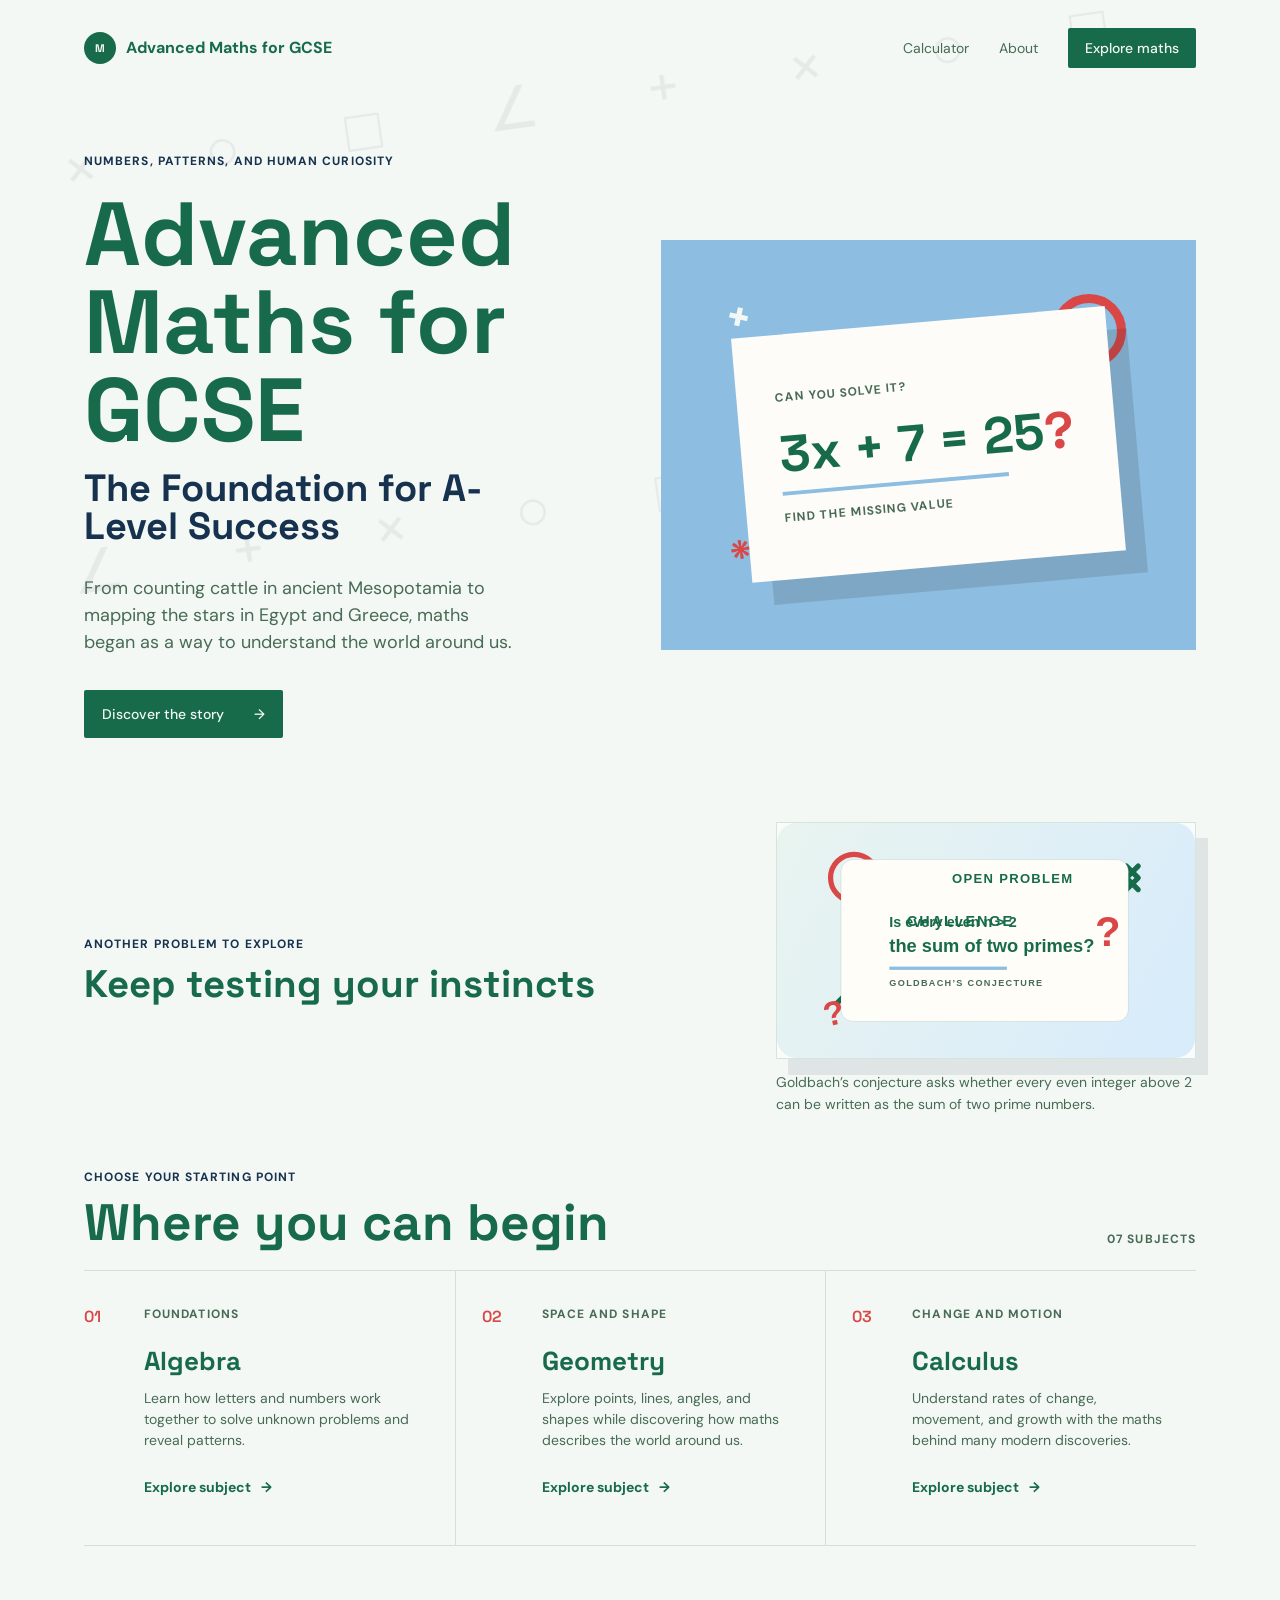
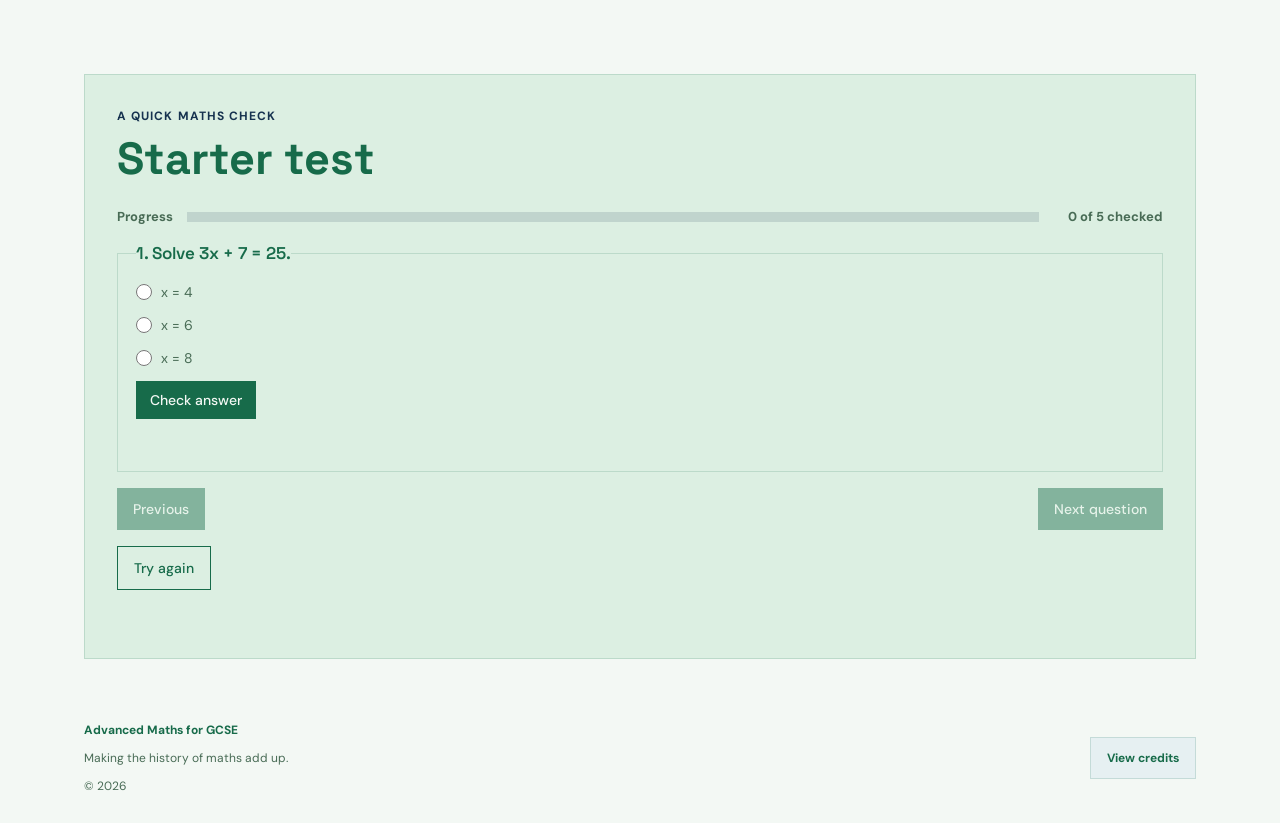
<file: index.html>
<!doctype html>
<html lang="en-GB">
<head>
  <meta charset="UTF-8">
  <meta name="viewport" content="width=device-width, initial-scale=1.0">
  <meta name="description" content="Advanced Maths for GCSE: build confidence with algebra, geometry, calculus, and more.">
  <title>Advanced Maths for GCSE | The origins of maths</title>
  <link rel="preconnect" href="https://fonts.googleapis.com">
  <link rel="preconnect" href="https://fonts.gstatic.com" crossorigin>
  <link href="https://fonts.googleapis.com/css2?family=DM+Sans:wght@400;500;700&family=Space+Grotesk:wght@500;600;700&display=swap" rel="stylesheet">
  <link rel="stylesheet" href="style.css">
  <script src="quiz.js" defer></script>
</head>
<body>
  <header class="site-header">
    <a class="brand" href="#top" aria-label="Advanced Maths for GCSE home">
      <span class="brand-mark">M</span>
      <span>Advanced Maths for GCSE</span>
    </a>
    <nav aria-label="Main navigation">
      <a href="calculator.html">Calculator</a>
      <a href="about.html#credits">About</a>
      <a class="nav-button" href="subjects.html">Explore maths</a>
    </nav>
  </header>

  <main id="top">
    <section class="hero" aria-labelledby="hero-title">
      <div class="hero-copy">
        <p class="eyebrow">Numbers, patterns, and human curiosity</p>
        <h1 id="hero-title">Advanced Maths for GCSE</h1>
        <h2 class="hero-subtitle">The Foundation for A-Level Success</h2>
        <p class="hero-text">From counting cattle in ancient Mesopotamia to mapping the stars in Egypt and Greece, maths began as a way to understand the world around us.</p>
        <a class="primary-button" href="history.html">Discover the story <span aria-hidden="true">&#8594;</span></a>
      </div>
      <div class="hero-art" aria-label="Illustration of an unsolved maths equation with geometric decorations" role="img">
        <span class="math-decoration decoration-plus">+</span>
        <span class="math-decoration decoration-circle"></span>
        <span class="math-decoration decoration-star">*</span>
        <div class="equation-card">
          <span class="equation-label">Can you solve it?</span>
          <strong>3x + 7 = 25<span class="question-mark">?</span></strong>
          <span class="equation-line"></span>
          <span class="equation-hint">Find the missing value</span>
        </div>
      </div>
    </section>

    <section class="feature-strip" aria-labelledby="feature-strip-title">
      <div class="feature-copy">
        <p class="eyebrow">Another problem to explore</p>
        <h2 id="feature-strip-title">Keep testing your instincts</h2>
      </div>
      <div class="mini-problem-wrap">
        <figure class="mini-problem-card">
          <img src="unsolved-question-2.svg" alt="A famous unsolved number theory question: is every even integer greater than two the sum of two primes?" aria-label="Famous unsolved question image">
        </figure>
        <p class="feature-note">Goldbach’s conjecture asks whether every even integer above 2 can be written as the sum of two prime numbers.</p>
      </div>
    </section>

    <section class="latest-section" id="origins" aria-labelledby="latest-title">
      <div class="section-heading">
        <div>
          <p class="eyebrow">Choose your starting point</p>
          <h2 id="latest-title">Where you can begin</h2>
        </div>
        <span class="issue-count">07 subjects</span>
      </div>
      <div class="notes-grid">
        <article class="note-card note-featured">
          <p class="note-number">01</p>
          <div>
            <p class="note-tag">Foundations</p>
            <h3>Algebra</h3>
            <p class="note-summary">Learn how letters and numbers work together to solve unknown problems and reveal patterns.</p>
            <a class="text-link" href="learn.html?topic=algebra">Explore subject <span aria-hidden="true">&#8594;</span></a>
          </div>
        </article>
        <article class="note-card">
          <p class="note-number">02</p>
          <div>
            <p class="note-tag">Space and shape</p>
            <h3>Geometry</h3>
            <p class="note-summary">Explore points, lines, angles, and shapes while discovering how maths describes the world around us.</p>
            <a class="text-link" href="learn.html?topic=geometry">Explore subject <span aria-hidden="true">&#8594;</span></a>
          </div>
        </article>
        <article class="note-card">
          <p class="note-number">03</p>
          <div>
            <p class="note-tag">Change and motion</p>
            <h3>Calculus</h3>
            <p class="note-summary">Understand rates of change, movement, and growth with the maths behind many modern discoveries.</p>
            <a class="text-link" href="learn.html?topic=calculus">Explore subject <span aria-hidden="true">&#8594;</span></a>
          </div>
        </article>
        <article class="note-card">
          <p class="note-number">04</p>
          <div>
            <p class="note-tag">Everyday maths</p>
            <h3>Percentages</h3>
            <p class="note-summary">Build confidence with percentage change, reverse percentages, and real-world problems.</p>
            <a class="text-link" href="learn.html?topic=percentages">Explore subject <span aria-hidden="true">&#8594;</span></a>
          </div>
        </article>
        <article class="note-card">
          <p class="note-number">05</p>
          <div>
            <p class="note-tag">Chance and risk</p>
            <h3>Probability</h3>
            <p class="note-summary">Use sample spaces, tree diagrams, and probability rules to predict what might happen.</p>
            <a class="text-link" href="learn.html?topic=probability">Explore subject <span aria-hidden="true">&#8594;</span></a>
          </div>
        </article>
        <article class="note-card">
          <p class="note-number">06</p>
          <div>
            <p class="note-tag">Angles and triangles</p>
            <h3>Trigonometry</h3>
            <p class="note-summary">Use sine, cosine, and tangent to solve problems involving right-angled triangles.</p>
            <a class="text-link" href="learn.html?topic=trigonometry">Explore subject <span aria-hidden="true">&#8594;</span></a>
          </div>
        </article>
        <article class="note-card">
          <p class="note-number">07</p>
          <div>
            <p class="note-tag">Data and evidence</p>
            <h3>Statistics</h3>
            <p class="note-summary">Read data clearly with averages, charts, scatter graphs, and measures of spread.</p>
            <a class="text-link" href="learn.html?topic=statistics">Explore subject <span aria-hidden="true">&#8594;</span></a>
          </div>
        </article>
      </div>
    </section>

    <section class="quiz-panel page-quiz" aria-labelledby="quiz-title">
      <div class="quiz-heading">
        <p class="eyebrow">A quick maths check</p>
        <h2 id="quiz-title">Starter test</h2>
      </div>
      <form class="quiz-form" data-quiz>
        <div class="quiz-progress-row">
          <span>Progress</span>
          <progress class="quiz-progress" max="5" value="0" aria-label="Quiz progress"></progress>
          <output class="quiz-progress-text">0 of 5 answered</output>
        </div>
        <fieldset class="quiz-question" data-answer="6">
          <legend>1. Solve 3x + 7 = 25.</legend>
          <label><input type="radio" name="home-q1" value="4" required> x = 4</label>
          <label><input type="radio" name="home-q1" value="6"> x = 6</label>
          <label><input type="radio" name="home-q1" value="8"> x = 8</label>
        </fieldset>
        <fieldset class="quiz-question" data-answer="20">
          <legend>2. What is 25% of 80?</legend>
          <label><input type="radio" name="home-q2" value="15" required> 15</label>
          <label><input type="radio" name="home-q2" value="20"> 20</label>
          <label><input type="radio" name="home-q2" value="25"> 25</label>
        </fieldset>
        <fieldset class="quiz-question" data-answer="70">
          <legend>3. Two angles in a triangle are 45° and 65°. What is the third angle?</legend>
          <label><input type="radio" name="home-q3" value="60" required> 60°</label>
          <label><input type="radio" name="home-q3" value="70"> 70°</label>
          <label><input type="radio" name="home-q3" value="80"> 80°</label>
        </fieldset>
        <fieldset class="quiz-question" data-answer="92">
          <legend>4. Increase 80 by 15%.</legend>
          <label><input type="radio" name="home-q4" value="88" required> 88</label>
          <label><input type="radio" name="home-q4" value="92"> 92</label>
          <label><input type="radio" name="home-q4" value="95"> 95</label>
        </fieldset>
        <fieldset class="quiz-question" data-answer="1/3">
          <legend>5. What is the chance of rolling a number greater than 4 on a fair die?</legend>
          <label><input type="radio" name="home-q5" value="1/6" required> 1/6</label>
          <label><input type="radio" name="home-q5" value="1/3"> 1/3</label>
          <label><input type="radio" name="home-q5" value="1/2"> 1/2</label>
        </fieldset>
        <div class="quiz-actions">
          <button type="submit">Check answers</button>
          <button class="quiz-reset" type="reset">Try again</button>
          <p class="quiz-result" role="status" aria-live="polite"></p>
        </div>
      </form>
    </section>
  </main>

  <footer class="site-footer" id="about">
    <div class="footer-branding">
      <span class="brand-footer">Advanced Maths for GCSE</span>
      <span>Making the history of maths add up.</span>
      <span>© 2026</span>
    </div>

    <a class="credits-link" href="about.html">View credits</a>
  </footer>
</body>
</html>
</file>
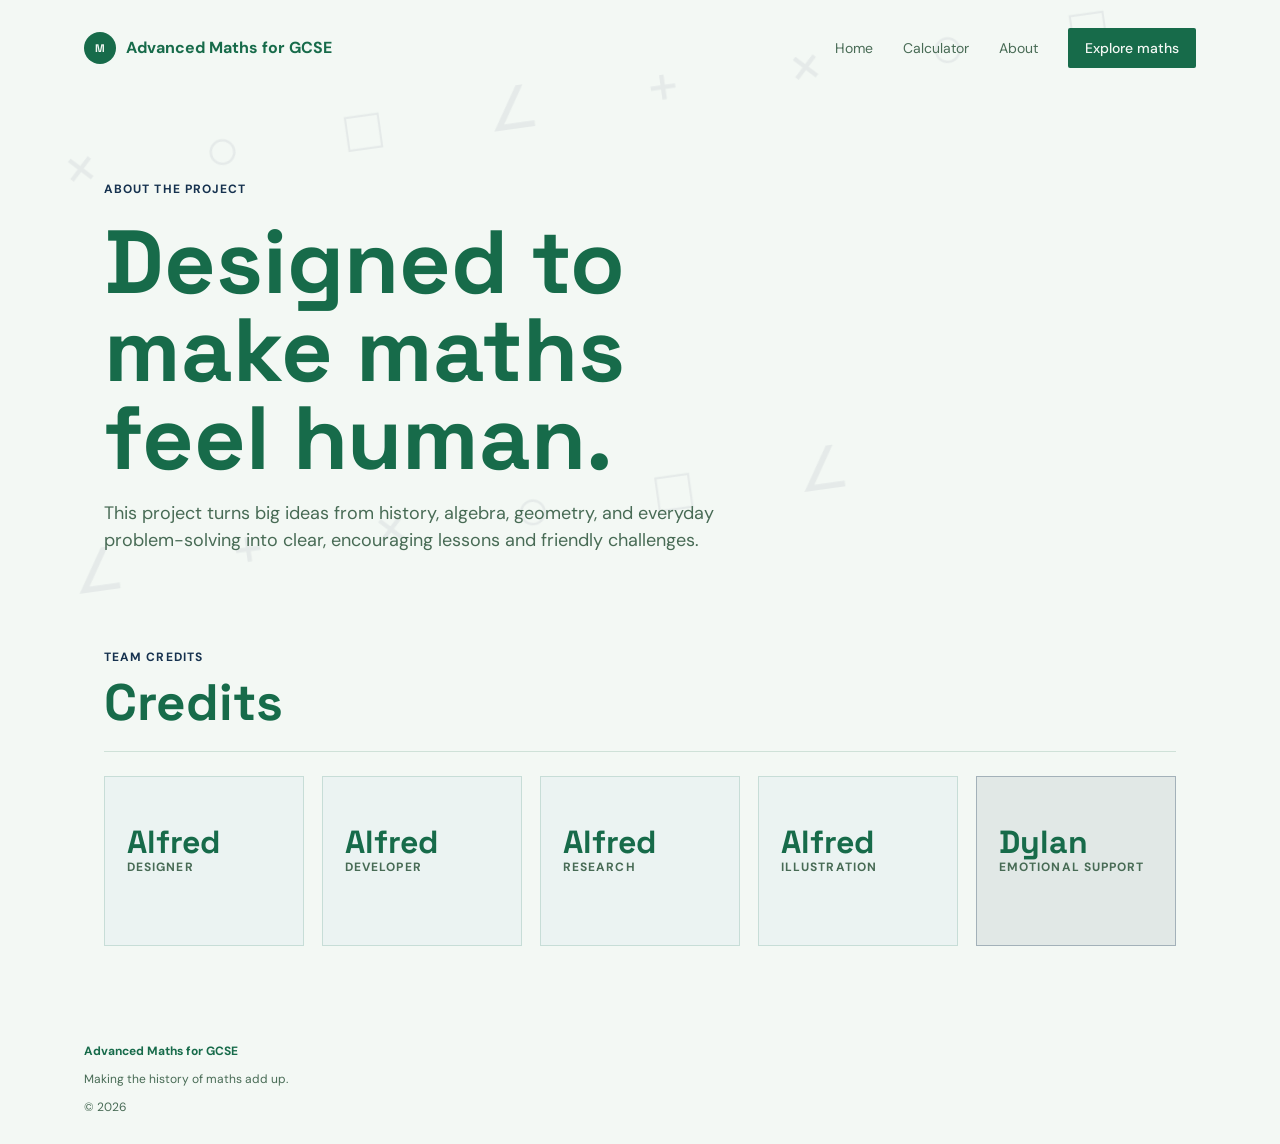
<file: about.html>
<!doctype html>
<html lang="en-GB">
<head>
  <meta charset="UTF-8">
  <meta name="viewport" content="width=device-width, initial-scale=1.0">
  <meta name="description" content="About the team and credits for Advanced Maths for GCSE.">
  <title>About | Advanced Maths for GCSE</title>
  <link rel="preconnect" href="https://fonts.googleapis.com">
  <link rel="preconnect" href="https://fonts.gstatic.com" crossorigin>
  <link href="https://fonts.googleapis.com/css2?family=DM+Sans:wght@400;500;700&family=Space+Grotesk:wght@500;600;700&display=swap" rel="stylesheet">
  <link rel="stylesheet" href="style.css">
</head>
<body>
  <header class="site-header">
    <a class="brand" href="index.html" aria-label="Advanced Maths for GCSE home">
      <span class="brand-mark">M</span>
      <span>Advanced Maths for GCSE</span>
    </a>
    <nav aria-label="Main navigation">
      <a href="index.html">Home</a>
      <a href="calculator.html">Calculator</a>
      <a href="about.html">About</a>
      <a class="nav-button" href="subjects.html">Explore maths</a>
    </nav>
  </header>

  <main class="about-page">
    <section class="about-hero">
      <p class="eyebrow">About the project</p>
      <h1>Designed to make maths feel human.</h1>
      <p class="about-intro">This project turns big ideas from history, algebra, geometry, and everyday problem-solving into clear, encouraging lessons and friendly challenges.</p>
    </section>

    <section class="credits-panel" id="credits" aria-labelledby="credits-title">
      <div class="section-heading">
        <div>
          <p class="eyebrow">Team credits</p>
          <h2 id="credits-title">Credits</h2>
        </div>
      </div>

      <div class="credit-grid">
        <article class="credit-card">
          <h3>Alfred</h3>
          <p class="note-tag">Designer</p>
        </article>

        <article class="credit-card">
          <h3>Alfred</h3>
          <p class="note-tag">Developer</p>
        </article>

        <article class="credit-card">
          <h3>Alfred</h3>
          <p class="note-tag">Research</p>
        </article>

        <article class="credit-card">
          <h3>Alfred</h3>
          <p class="note-tag">Illustration</p>
        </article>

        <article class="credit-card emotional-support">
          <h3>Dylan</h3>
          <p class="note-tag">Emotional support</p>
        </article>
      </div>
    </section>
  </main>

  <footer class="site-footer">
    <div class="footer-branding">
      <span class="brand-footer">Advanced Maths for GCSE</span>
      <span>Making the history of maths add up.</span>
      <span>© 2026</span>
    </div>
  </footer>
</body>
</html>
</file>
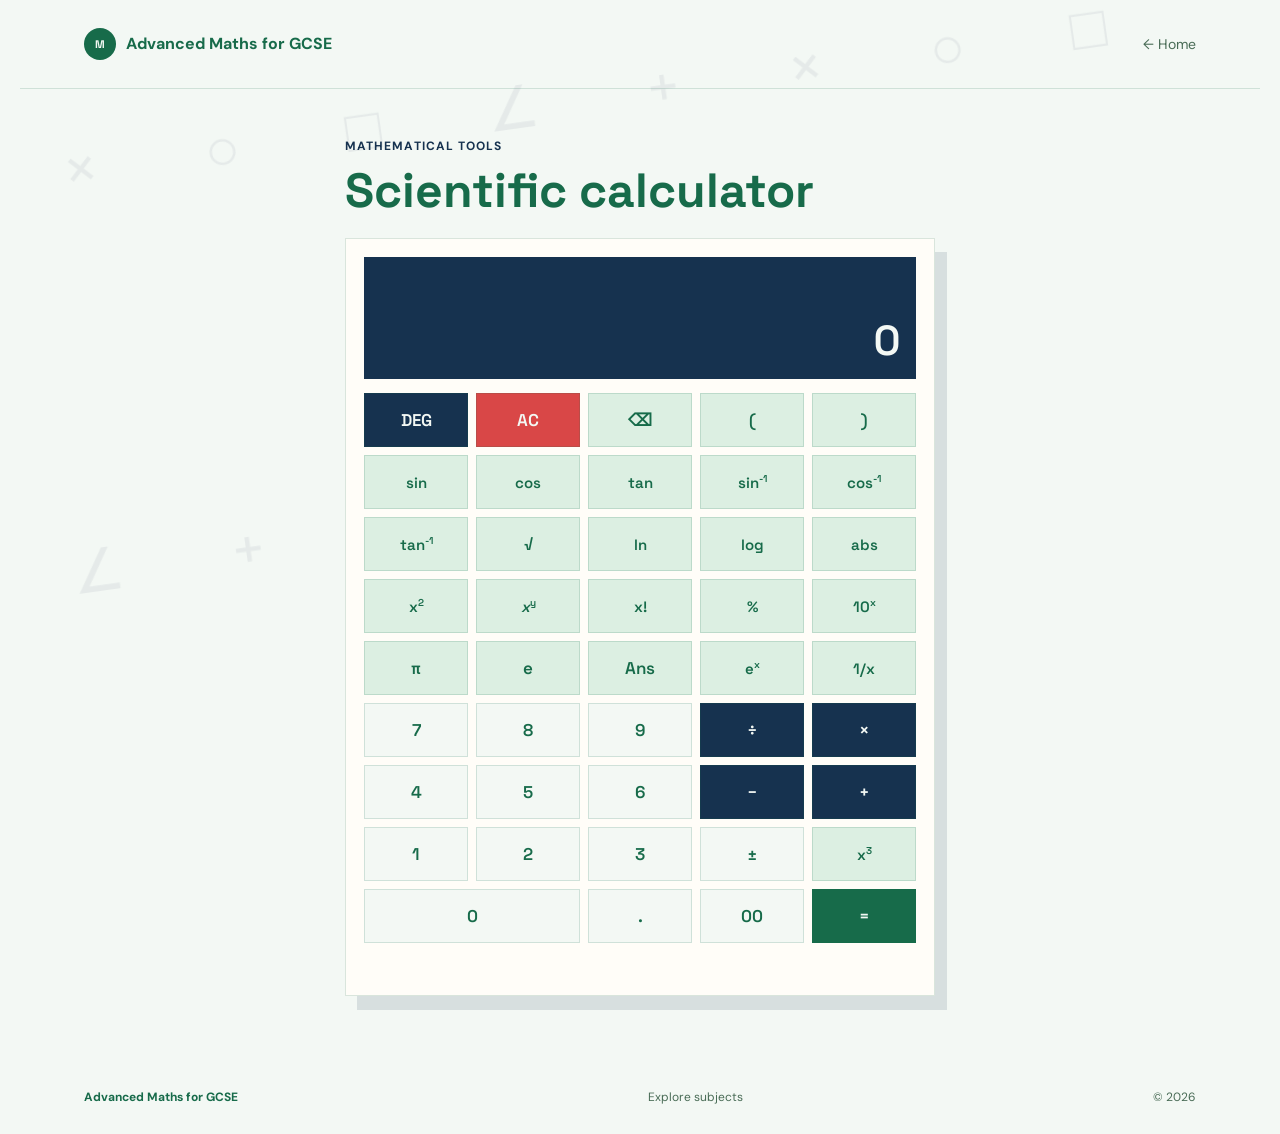
<file: calculator.html>
<!doctype html>
<html lang="en-GB">
<head>
  <meta charset="UTF-8">
  <meta name="viewport" content="width=device-width, initial-scale=1.0">
  <meta name="description" content="A scientific calculator for everyday and advanced maths.">
  <title>Calculator | Advanced Maths for GCSE</title>
  <link rel="preconnect" href="https://fonts.googleapis.com">
  <link rel="preconnect" href="https://fonts.gstatic.com" crossorigin>
  <link href="https://fonts.googleapis.com/css2?family=DM+Sans:wght@400;500;700&family=Space+Grotesk:wght@500;600;700&display=swap" rel="stylesheet">
  <link rel="stylesheet" href="style.css">
  <link rel="stylesheet" href="calculator.css">
  <script src="calculator.js" defer></script>
</head>
<body class="calculator-page">
  <header class="site-header calculator-header">
    <a class="brand" href="index.html" aria-label="Advanced Maths for GCSE home">
      <span class="brand-mark">M</span>
      <span>Advanced Maths for GCSE</span>
    </a>
    <a class="back-link" href="index.html">&#8592; Home</a>
  </header>

  <main class="calculator-main">
    <section class="calculator-layout" aria-labelledby="calculator-title">
      <div class="calculator-heading">
        <p class="eyebrow">Mathematical tools</p>
        <h1 id="calculator-title">Scientific calculator</h1>
      </div>

      <div class="calculator" aria-label="Scientific calculator">
        <div class="calculator-display">
          <p class="calculator-expression" id="calculator-expression" aria-hidden="true"></p>
          <output class="calculator-value" id="calculator-value" aria-label="Calculator display" aria-live="polite">0</output>
        </div>
        <div class="calculator-keys" aria-label="Calculator keys">
          <button class="calculator-key calculator-key-mode" type="button" data-action="angle-mode" aria-label="Switch angle mode">DEG</button>
          <button class="calculator-key calculator-key-clear" type="button" data-action="clear">AC</button>
          <button class="calculator-key calculator-key-utility" type="button" data-action="delete" aria-label="Delete last character">&#9003;</button>
          <button class="calculator-key calculator-key-utility" type="button" data-insert="(" aria-label="Open parenthesis">(</button>
          <button class="calculator-key calculator-key-utility" type="button" data-insert=")" aria-label="Close parenthesis">)</button>

          <button class="calculator-key calculator-key-function" type="button" data-insert="sin(">sin</button>
          <button class="calculator-key calculator-key-function" type="button" data-insert="cos(">cos</button>
          <button class="calculator-key calculator-key-function" type="button" data-insert="tan(">tan</button>
          <button class="calculator-key calculator-key-function" type="button" data-insert="asin(">sin<sup>-1</sup></button>
          <button class="calculator-key calculator-key-function" type="button" data-insert="acos(">cos<sup>-1</sup></button>

          <button class="calculator-key calculator-key-function" type="button" data-insert="atan(">tan<sup>-1</sup></button>
          <button class="calculator-key calculator-key-function" type="button" data-insert="sqrt(">&#8730;</button>
          <button class="calculator-key calculator-key-function" type="button" data-insert="ln(">ln</button>
          <button class="calculator-key calculator-key-function" type="button" data-insert="log(">log</button>
          <button class="calculator-key calculator-key-function" type="button" data-insert="abs(">abs</button>

          <button class="calculator-key calculator-key-function" type="button" data-insert="^2">x<sup>2</sup></button>
          <button class="calculator-key calculator-key-function" type="button" data-insert="^"><var>x</var><sup>y</sup></button>
          <button class="calculator-key calculator-key-function" type="button" data-insert="!">x!</button>
          <button class="calculator-key calculator-key-function" type="button" data-insert="%">%</button>
          <button class="calculator-key calculator-key-function" type="button" data-insert="10^(">10<sup>x</sup></button>

          <button class="calculator-key calculator-key-constant" type="button" data-insert="pi">&#960;</button>
          <button class="calculator-key calculator-key-constant" type="button" data-insert="e">e</button>
          <button class="calculator-key calculator-key-constant" type="button" data-action="answer">Ans</button>
          <button class="calculator-key calculator-key-function" type="button" data-insert="exp(">e<sup>x</sup></button>
          <button class="calculator-key calculator-key-function" type="button" data-insert="1/">1/x</button>

          <button class="calculator-key calculator-key-number" type="button" data-insert="7">7</button>
          <button class="calculator-key calculator-key-number" type="button" data-insert="8">8</button>
          <button class="calculator-key calculator-key-number" type="button" data-insert="9">9</button>
          <button class="calculator-key calculator-key-operator" type="button" data-insert="&#247;" aria-label="Divide">&#247;</button>
          <button class="calculator-key calculator-key-operator" type="button" data-insert="&#215;" aria-label="Multiply">&#215;</button>

          <button class="calculator-key calculator-key-number" type="button" data-insert="4">4</button>
          <button class="calculator-key calculator-key-number" type="button" data-insert="5">5</button>
          <button class="calculator-key calculator-key-number" type="button" data-insert="6">6</button>
          <button class="calculator-key calculator-key-operator" type="button" data-insert="-" aria-label="Subtract">&#8722;</button>
          <button class="calculator-key calculator-key-operator" type="button" data-insert="+" aria-label="Add">+</button>

          <button class="calculator-key calculator-key-number" type="button" data-insert="1">1</button>
          <button class="calculator-key calculator-key-number" type="button" data-insert="2">2</button>
          <button class="calculator-key calculator-key-number" type="button" data-insert="3">3</button>
          <button class="calculator-key calculator-key-number" type="button" data-action="sign" aria-label="Change sign">&#177;</button>
          <button class="calculator-key calculator-key-function" type="button" data-insert="^3">x<sup>3</sup></button>

          <button class="calculator-key calculator-key-number calculator-key-zero" type="button" data-insert="0">0</button>
          <button class="calculator-key calculator-key-number" type="button" data-insert=".">.</button>
          <button class="calculator-key calculator-key-number" type="button" data-insert="00">00</button>
          <button class="calculator-key calculator-key-equals" type="button" data-action="equals" aria-label="Equals">=</button>
        </div>
        <p class="calculator-status" id="calculator-status" role="status" aria-live="polite"></p>
      </div>
    </section>
  </main>

  <footer class="site-footer calculator-footer">
    <span class="brand-footer">Advanced Maths for GCSE</span>
    <a href="subjects.html">Explore subjects</a>
    <span>&copy; 2026</span>
  </footer>
</body>
</html>
</file>
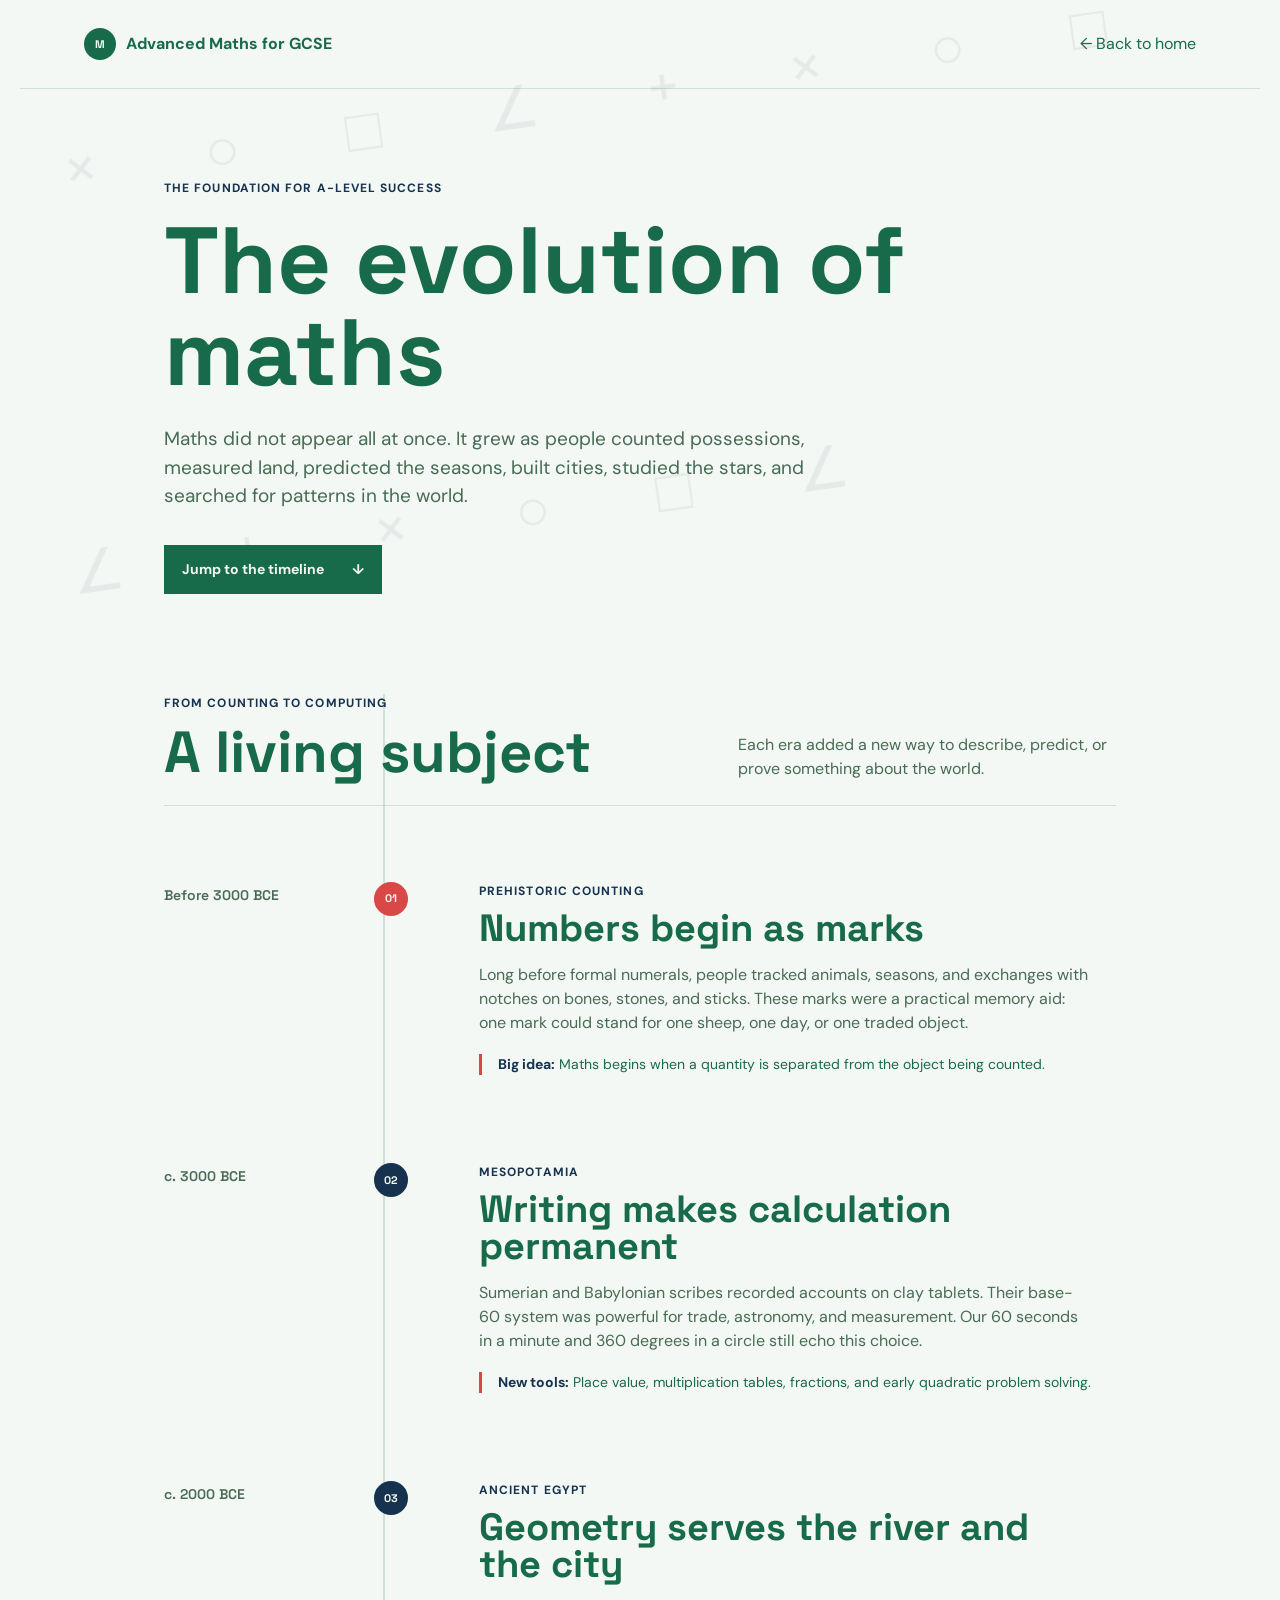
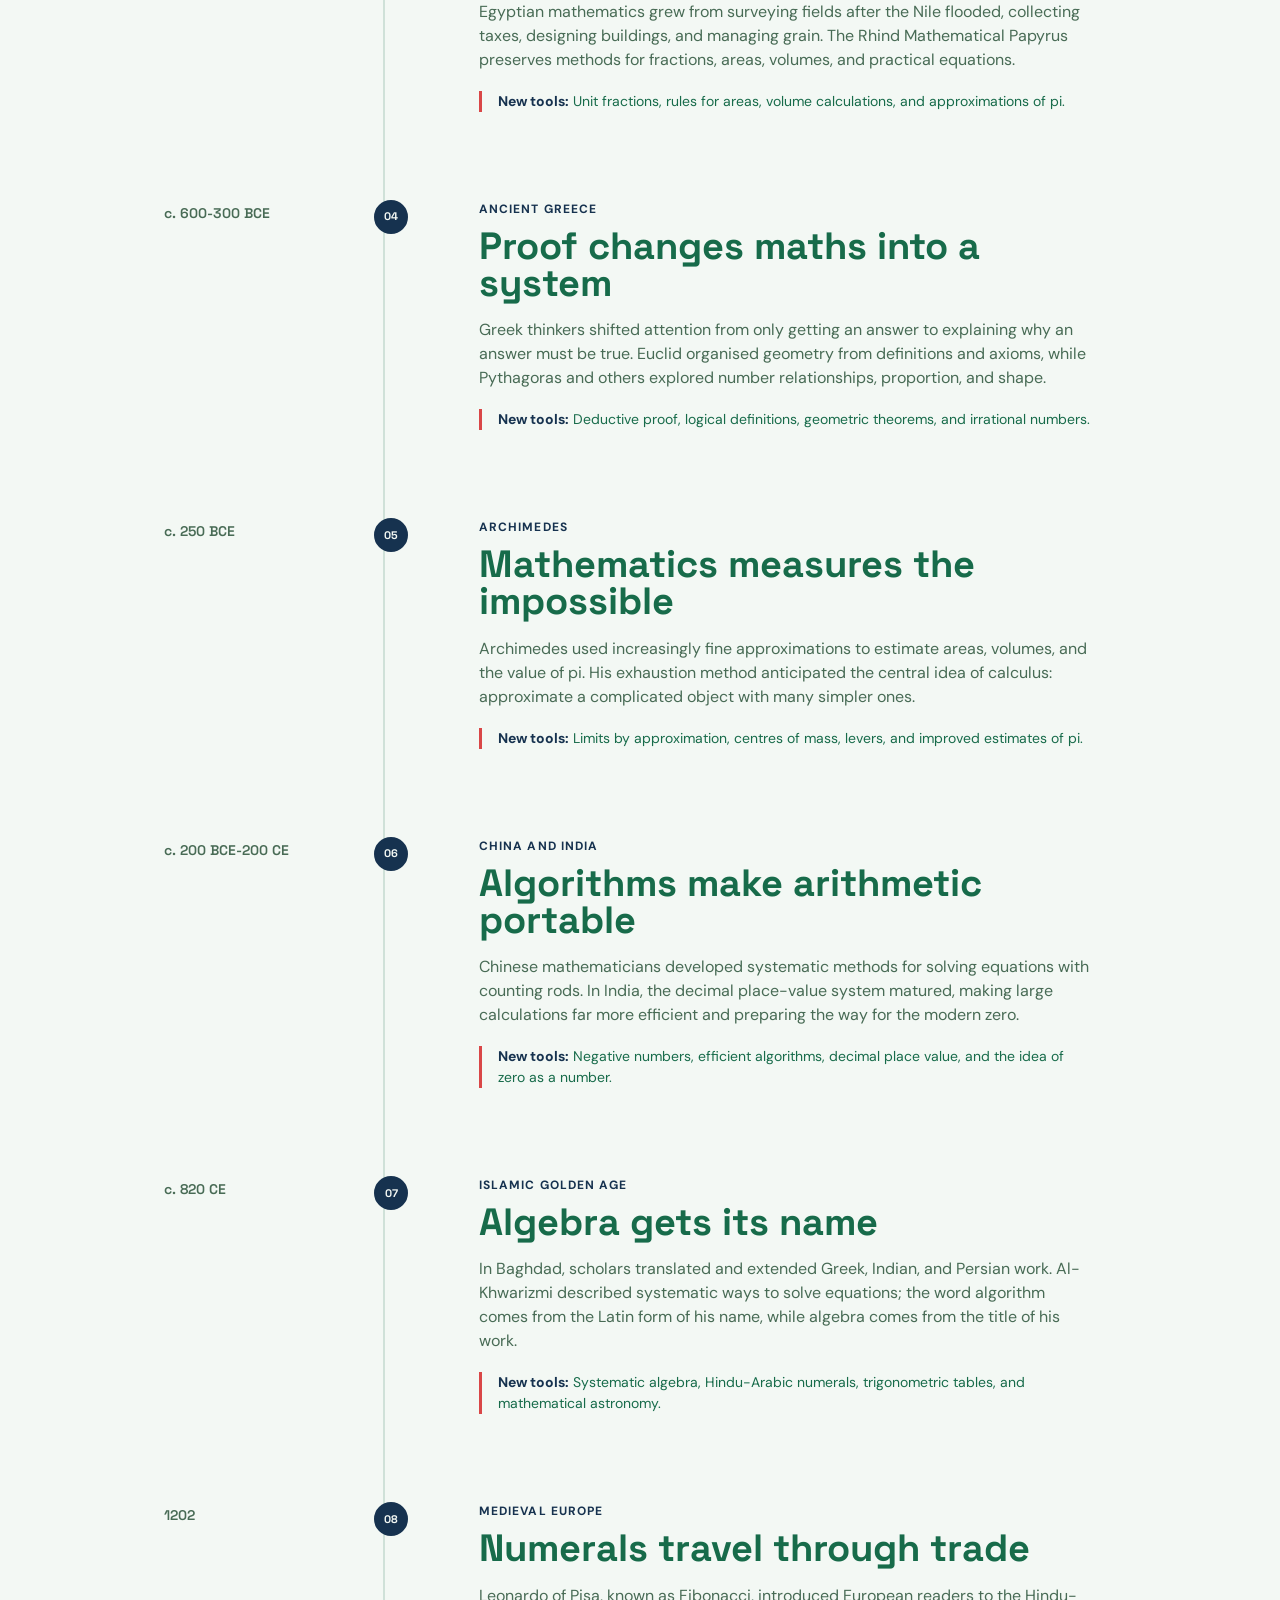
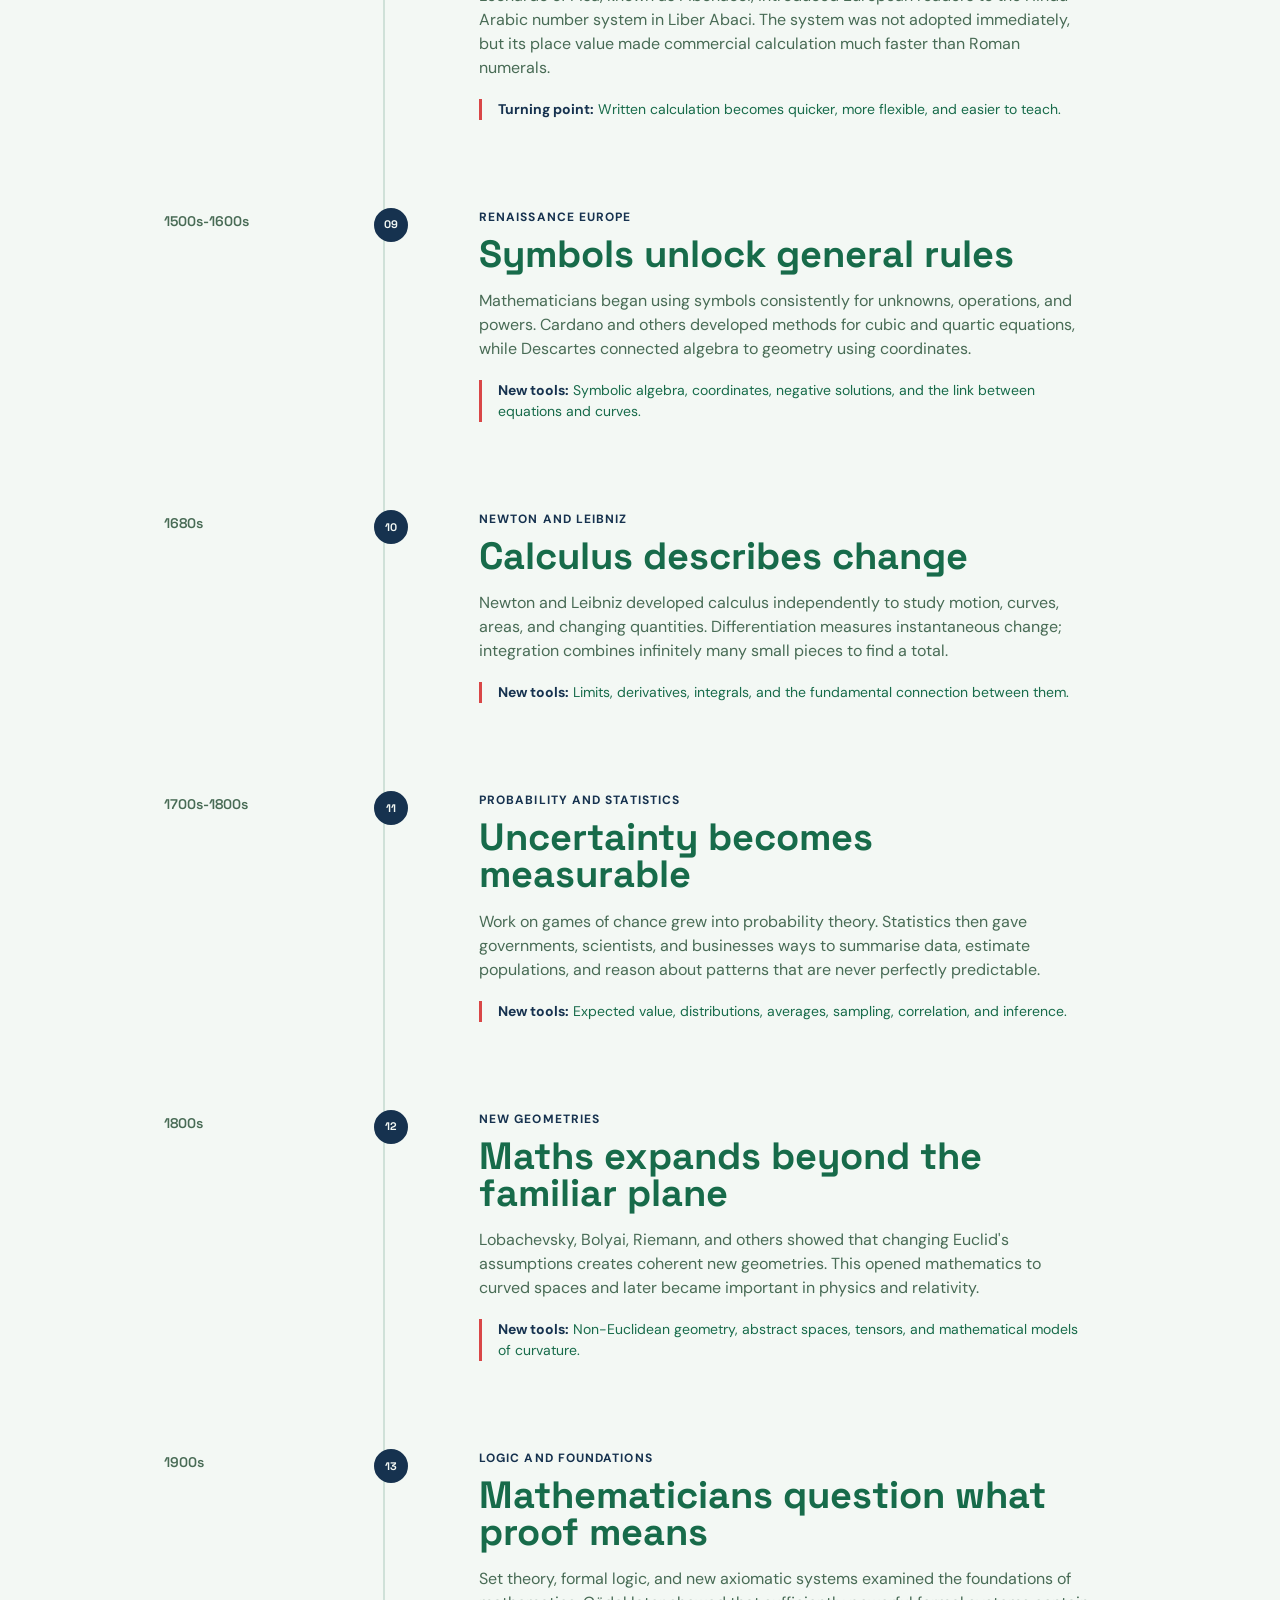
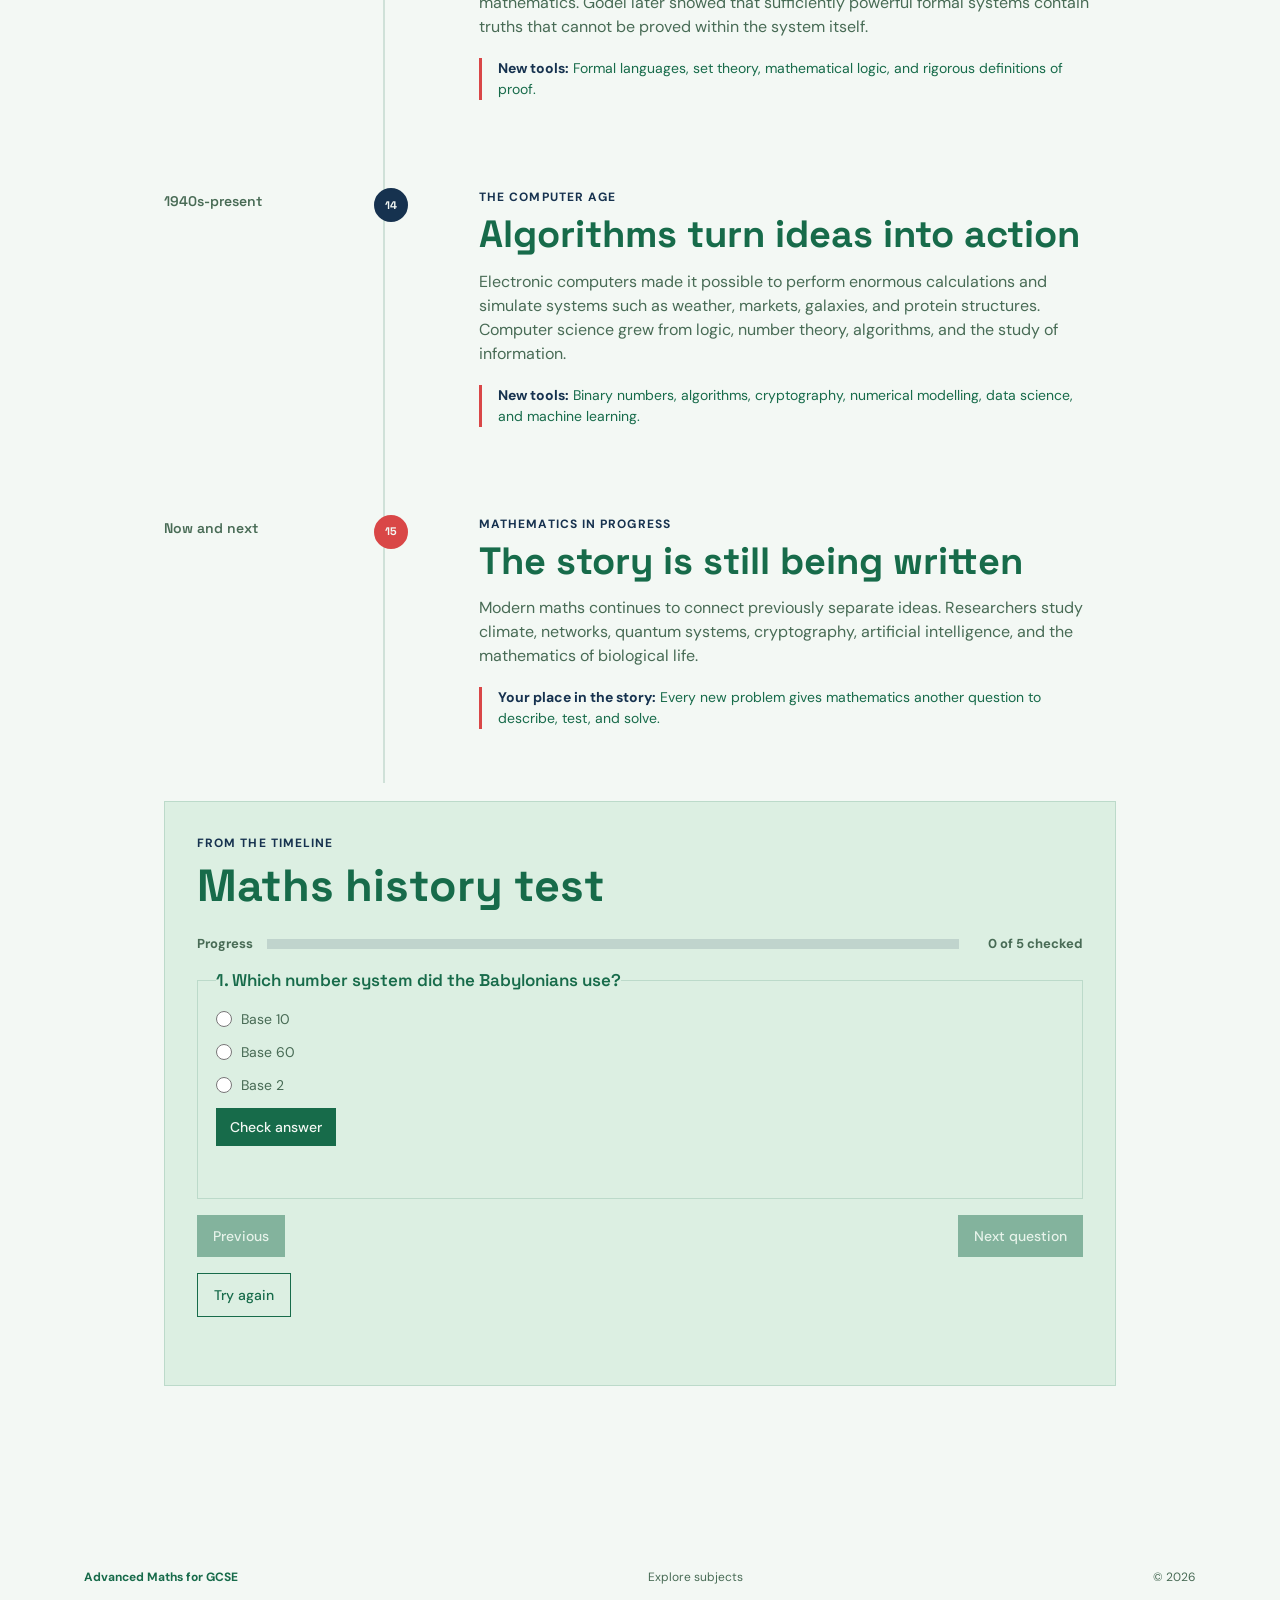
<file: history.html>
<!doctype html>
<html lang="en-GB">
<head>
  <meta charset="UTF-8">
  <meta name="viewport" content="width=device-width, initial-scale=1.0">
  <meta name="description" content="Trace the evolution of maths from prehistoric counting to modern mathematics.">
  <title>The Evolution of Maths | Advanced Maths for GCSE</title>
  <link rel="preconnect" href="https://fonts.googleapis.com">
  <link rel="preconnect" href="https://fonts.gstatic.com" crossorigin>
  <link href="https://fonts.googleapis.com/css2?family=DM+Sans:wght@400;500;700&family=Space+Grotesk:wght@500;600;700&display=swap" rel="stylesheet">
  <link rel="stylesheet" href="style.css">
  <link rel="stylesheet" href="history.css">
  <script src="quiz.js" defer></script>
</head>
<body class="history-page">
  <header class="site-header history-header">
    <a class="brand" href="index.html" aria-label="Advanced Maths for GCSE home">
      <span class="brand-mark">M</span>
      <span>Advanced Maths for GCSE</span>
    </a>
    <a class="back-link" href="index.html">&#8592; Back to home</a>
  </header>

  <main class="history-main">
    <section class="history-intro" aria-labelledby="history-title">
      <p class="eyebrow">The Foundation for A-Level Success</p>
      <h1 id="history-title">The evolution of maths</h1>
      <p>Maths did not appear all at once. It grew as people counted possessions, measured land, predicted the seasons, built cities, studied the stars, and searched for patterns in the world.</p>
      <a class="history-jump" href="#timeline">Jump to the timeline <span aria-hidden="true">&#8595;</span></a>
    </section>

    <section class="timeline" id="timeline" aria-labelledby="timeline-title">
      <div class="timeline-heading">
        <div>
          <p class="eyebrow">From counting to computing</p>
          <h2 id="timeline-title">A living subject</h2>
        </div>
        <p>Each era added a new way to describe, predict, or prove something about the world.</p>
      </div>

      <article class="timeline-entry timeline-entry-featured">
        <div class="timeline-date">Before 3000 BCE</div>
        <div class="timeline-marker" aria-hidden="true">01</div>
        <div class="timeline-content">
          <p class="timeline-region">Prehistoric counting</p>
          <h3>Numbers begin as marks</h3>
          <p>Long before formal numerals, people tracked animals, seasons, and exchanges with notches on bones, stones, and sticks. These marks were a practical memory aid: one mark could stand for one sheep, one day, or one traded object.</p>
          <p class="timeline-idea"><strong>Big idea:</strong> Maths begins when a quantity is separated from the object being counted.</p>
        </div>
      </article>

      <article class="timeline-entry">
        <div class="timeline-date">c. 3000 BCE</div>
        <div class="timeline-marker" aria-hidden="true">02</div>
        <div class="timeline-content">
          <p class="timeline-region">Mesopotamia</p>
          <h3>Writing makes calculation permanent</h3>
          <p>Sumerian and Babylonian scribes recorded accounts on clay tablets. Their base-60 system was powerful for trade, astronomy, and measurement. Our 60 seconds in a minute and 360 degrees in a circle still echo this choice.</p>
          <p class="timeline-idea"><strong>New tools:</strong> Place value, multiplication tables, fractions, and early quadratic problem solving.</p>
        </div>
      </article>

      <article class="timeline-entry">
        <div class="timeline-date">c. 2000 BCE</div>
        <div class="timeline-marker" aria-hidden="true">03</div>
        <div class="timeline-content">
          <p class="timeline-region">Ancient Egypt</p>
          <h3>Geometry serves the river and the city</h3>
          <p>Egyptian mathematics grew from surveying fields after the Nile flooded, collecting taxes, designing buildings, and managing grain. The Rhind Mathematical Papyrus preserves methods for fractions, areas, volumes, and practical equations.</p>
          <p class="timeline-idea"><strong>New tools:</strong> Unit fractions, rules for areas, volume calculations, and approximations of pi.</p>
        </div>
      </article>

      <article class="timeline-entry">
        <div class="timeline-date">c. 600-300 BCE</div>
        <div class="timeline-marker" aria-hidden="true">04</div>
        <div class="timeline-content">
          <p class="timeline-region">Ancient Greece</p>
          <h3>Proof changes maths into a system</h3>
          <p>Greek thinkers shifted attention from only getting an answer to explaining why an answer must be true. Euclid organised geometry from definitions and axioms, while Pythagoras and others explored number relationships, proportion, and shape.</p>
          <p class="timeline-idea"><strong>New tools:</strong> Deductive proof, logical definitions, geometric theorems, and irrational numbers.</p>
        </div>
      </article>

      <article class="timeline-entry">
        <div class="timeline-date">c. 250 BCE</div>
        <div class="timeline-marker" aria-hidden="true">05</div>
        <div class="timeline-content">
          <p class="timeline-region">Archimedes</p>
          <h3>Mathematics measures the impossible</h3>
          <p>Archimedes used increasingly fine approximations to estimate areas, volumes, and the value of pi. His exhaustion method anticipated the central idea of calculus: approximate a complicated object with many simpler ones.</p>
          <p class="timeline-idea"><strong>New tools:</strong> Limits by approximation, centres of mass, levers, and improved estimates of pi.</p>
        </div>
      </article>

      <article class="timeline-entry">
        <div class="timeline-date">c. 200 BCE-200 CE</div>
        <div class="timeline-marker" aria-hidden="true">06</div>
        <div class="timeline-content">
          <p class="timeline-region">China and India</p>
          <h3>Algorithms make arithmetic portable</h3>
          <p>Chinese mathematicians developed systematic methods for solving equations with counting rods. In India, the decimal place-value system matured, making large calculations far more efficient and preparing the way for the modern zero.</p>
          <p class="timeline-idea"><strong>New tools:</strong> Negative numbers, efficient algorithms, decimal place value, and the idea of zero as a number.</p>
        </div>
      </article>

      <article class="timeline-entry">
        <div class="timeline-date">c. 820 CE</div>
        <div class="timeline-marker" aria-hidden="true">07</div>
        <div class="timeline-content">
          <p class="timeline-region">Islamic Golden Age</p>
          <h3>Algebra gets its name</h3>
          <p>In Baghdad, scholars translated and extended Greek, Indian, and Persian work. Al-Khwarizmi described systematic ways to solve equations; the word algorithm comes from the Latin form of his name, while algebra comes from the title of his work.</p>
          <p class="timeline-idea"><strong>New tools:</strong> Systematic algebra, Hindu-Arabic numerals, trigonometric tables, and mathematical astronomy.</p>
        </div>
      </article>

      <article class="timeline-entry">
        <div class="timeline-date">1202</div>
        <div class="timeline-marker" aria-hidden="true">08</div>
        <div class="timeline-content">
          <p class="timeline-region">Medieval Europe</p>
          <h3>Numerals travel through trade</h3>
          <p>Leonardo of Pisa, known as Fibonacci, introduced European readers to the Hindu-Arabic number system in Liber Abaci. The system was not adopted immediately, but its place value made commercial calculation much faster than Roman numerals.</p>
          <p class="timeline-idea"><strong>Turning point:</strong> Written calculation becomes quicker, more flexible, and easier to teach.</p>
        </div>
      </article>

      <article class="timeline-entry">
        <div class="timeline-date">1500s-1600s</div>
        <div class="timeline-marker" aria-hidden="true">09</div>
        <div class="timeline-content">
          <p class="timeline-region">Renaissance Europe</p>
          <h3>Symbols unlock general rules</h3>
          <p>Mathematicians began using symbols consistently for unknowns, operations, and powers. Cardano and others developed methods for cubic and quartic equations, while Descartes connected algebra to geometry using coordinates.</p>
          <p class="timeline-idea"><strong>New tools:</strong> Symbolic algebra, coordinates, negative solutions, and the link between equations and curves.</p>
        </div>
      </article>

      <article class="timeline-entry">
        <div class="timeline-date">1680s</div>
        <div class="timeline-marker" aria-hidden="true">10</div>
        <div class="timeline-content">
          <p class="timeline-region">Newton and Leibniz</p>
          <h3>Calculus describes change</h3>
          <p>Newton and Leibniz developed calculus independently to study motion, curves, areas, and changing quantities. Differentiation measures instantaneous change; integration combines infinitely many small pieces to find a total.</p>
          <p class="timeline-idea"><strong>New tools:</strong> Limits, derivatives, integrals, and the fundamental connection between them.</p>
        </div>
      </article>

      <article class="timeline-entry">
        <div class="timeline-date">1700s-1800s</div>
        <div class="timeline-marker" aria-hidden="true">11</div>
        <div class="timeline-content">
          <p class="timeline-region">Probability and statistics</p>
          <h3>Uncertainty becomes measurable</h3>
          <p>Work on games of chance grew into probability theory. Statistics then gave governments, scientists, and businesses ways to summarise data, estimate populations, and reason about patterns that are never perfectly predictable.</p>
          <p class="timeline-idea"><strong>New tools:</strong> Expected value, distributions, averages, sampling, correlation, and inference.</p>
        </div>
      </article>

      <article class="timeline-entry">
        <div class="timeline-date">1800s</div>
        <div class="timeline-marker" aria-hidden="true">12</div>
        <div class="timeline-content">
          <p class="timeline-region">New geometries</p>
          <h3>Maths expands beyond the familiar plane</h3>
          <p>Lobachevsky, Bolyai, Riemann, and others showed that changing Euclid's assumptions creates coherent new geometries. This opened mathematics to curved spaces and later became important in physics and relativity.</p>
          <p class="timeline-idea"><strong>New tools:</strong> Non-Euclidean geometry, abstract spaces, tensors, and mathematical models of curvature.</p>
        </div>
      </article>

      <article class="timeline-entry">
        <div class="timeline-date">1900s</div>
        <div class="timeline-marker" aria-hidden="true">13</div>
        <div class="timeline-content">
          <p class="timeline-region">Logic and foundations</p>
          <h3>Mathematicians question what proof means</h3>
          <p>Set theory, formal logic, and new axiomatic systems examined the foundations of mathematics. Gödel later showed that sufficiently powerful formal systems contain truths that cannot be proved within the system itself.</p>
          <p class="timeline-idea"><strong>New tools:</strong> Formal languages, set theory, mathematical logic, and rigorous definitions of proof.</p>
        </div>
      </article>

      <article class="timeline-entry">
        <div class="timeline-date">1940s-present</div>
        <div class="timeline-marker" aria-hidden="true">14</div>
        <div class="timeline-content">
          <p class="timeline-region">The computer age</p>
          <h3>Algorithms turn ideas into action</h3>
          <p>Electronic computers made it possible to perform enormous calculations and simulate systems such as weather, markets, galaxies, and protein structures. Computer science grew from logic, number theory, algorithms, and the study of information.</p>
          <p class="timeline-idea"><strong>New tools:</strong> Binary numbers, algorithms, cryptography, numerical modelling, data science, and machine learning.</p>
        </div>
      </article>

      <article class="timeline-entry timeline-entry-future">
        <div class="timeline-date">Now and next</div>
        <div class="timeline-marker" aria-hidden="true">15</div>
        <div class="timeline-content">
          <p class="timeline-region">Mathematics in progress</p>
          <h3>The story is still being written</h3>
          <p>Modern maths continues to connect previously separate ideas. Researchers study climate, networks, quantum systems, cryptography, artificial intelligence, and the mathematics of biological life.</p>
          <p class="timeline-idea"><strong>Your place in the story:</strong> Every new problem gives mathematics another question to describe, test, and solve.</p>
        </div>
      </article>
    </section>

    <section class="quiz-panel page-quiz" aria-labelledby="quiz-title">
      <div class="quiz-heading">
        <p class="eyebrow">From the timeline</p>
        <h2 id="quiz-title">Maths history test</h2>
      </div>
      <form class="quiz-form" data-quiz>
        <div class="quiz-progress-row">
          <span>Progress</span>
          <progress class="quiz-progress" max="5" value="0" aria-label="Quiz progress"></progress>
          <output class="quiz-progress-text">0 of 5 answered</output>
        </div>
        <fieldset class="quiz-question" data-answer="base-60">
          <legend>1. Which number system did the Babylonians use?</legend>
          <label><input type="radio" name="history-q1" value="base-10" required> Base 10</label>
          <label><input type="radio" name="history-q1" value="base-60"> Base 60</label>
          <label><input type="radio" name="history-q1" value="base-2"> Base 2</label>
        </fieldset>
        <fieldset class="quiz-question" data-answer="India">
          <legend>2. Where did the decimal place-value system and modern zero mature?</legend>
          <label><input type="radio" name="history-q2" value="Greece" required> Greece</label>
          <label><input type="radio" name="history-q2" value="India"> India</label>
          <label><input type="radio" name="history-q2" value="Egypt"> Egypt</label>
        </fieldset>
        <fieldset class="quiz-question" data-answer="Newton and Leibniz">
          <legend>3. Which mathematicians independently developed calculus?</legend>
          <label><input type="radio" name="history-q3" value="Euclid and Archimedes" required> Euclid and Archimedes</label>
          <label><input type="radio" name="history-q3" value="Newton and Leibniz"> Newton and Leibniz</label>
          <label><input type="radio" name="history-q3" value="Fibonacci and al-Khwarizmi"> Fibonacci and al-Khwarizmi</label>
        </fieldset>
        <fieldset class="quiz-question" data-answer="Greece">
          <legend>4. In which ancient civilisation did Euclid organise geometry using definitions and proof?</legend>
          <label><input type="radio" name="history-q4" value="Egypt" required> Ancient Egypt</label>
          <label><input type="radio" name="history-q4" value="Greece"> Ancient Greece</label>
          <label><input type="radio" name="history-q4" value="China"> Ancient China</label>
        </fieldset>
        <fieldset class="quiz-question" data-answer="computer age">
          <legend>5. Which era brought electronic computers capable of enormous calculations?</legend>
          <label><input type="radio" name="history-q5" value="Renaissance"> Renaissance Europe</label>
          <label><input type="radio" name="history-q5" value="computer age"> The computer age</label>
          <label><input type="radio" name="history-q5" value="Ancient Greece"> Ancient Greece</label>
        </fieldset>
        <div class="quiz-actions">
          <button type="submit">Check answers</button>
          <button class="quiz-reset" type="reset">Try again</button>
          <p class="quiz-result" role="status" aria-live="polite"></p>
        </div>
      </form>
    </section>
  </main>

  <footer class="site-footer">
    <span class="brand-footer">Advanced Maths for GCSE</span>
    <a href="subjects.html">Explore subjects</a>
    <span>&copy; 2026</span>
  </footer>
</body>
</html>
</file>
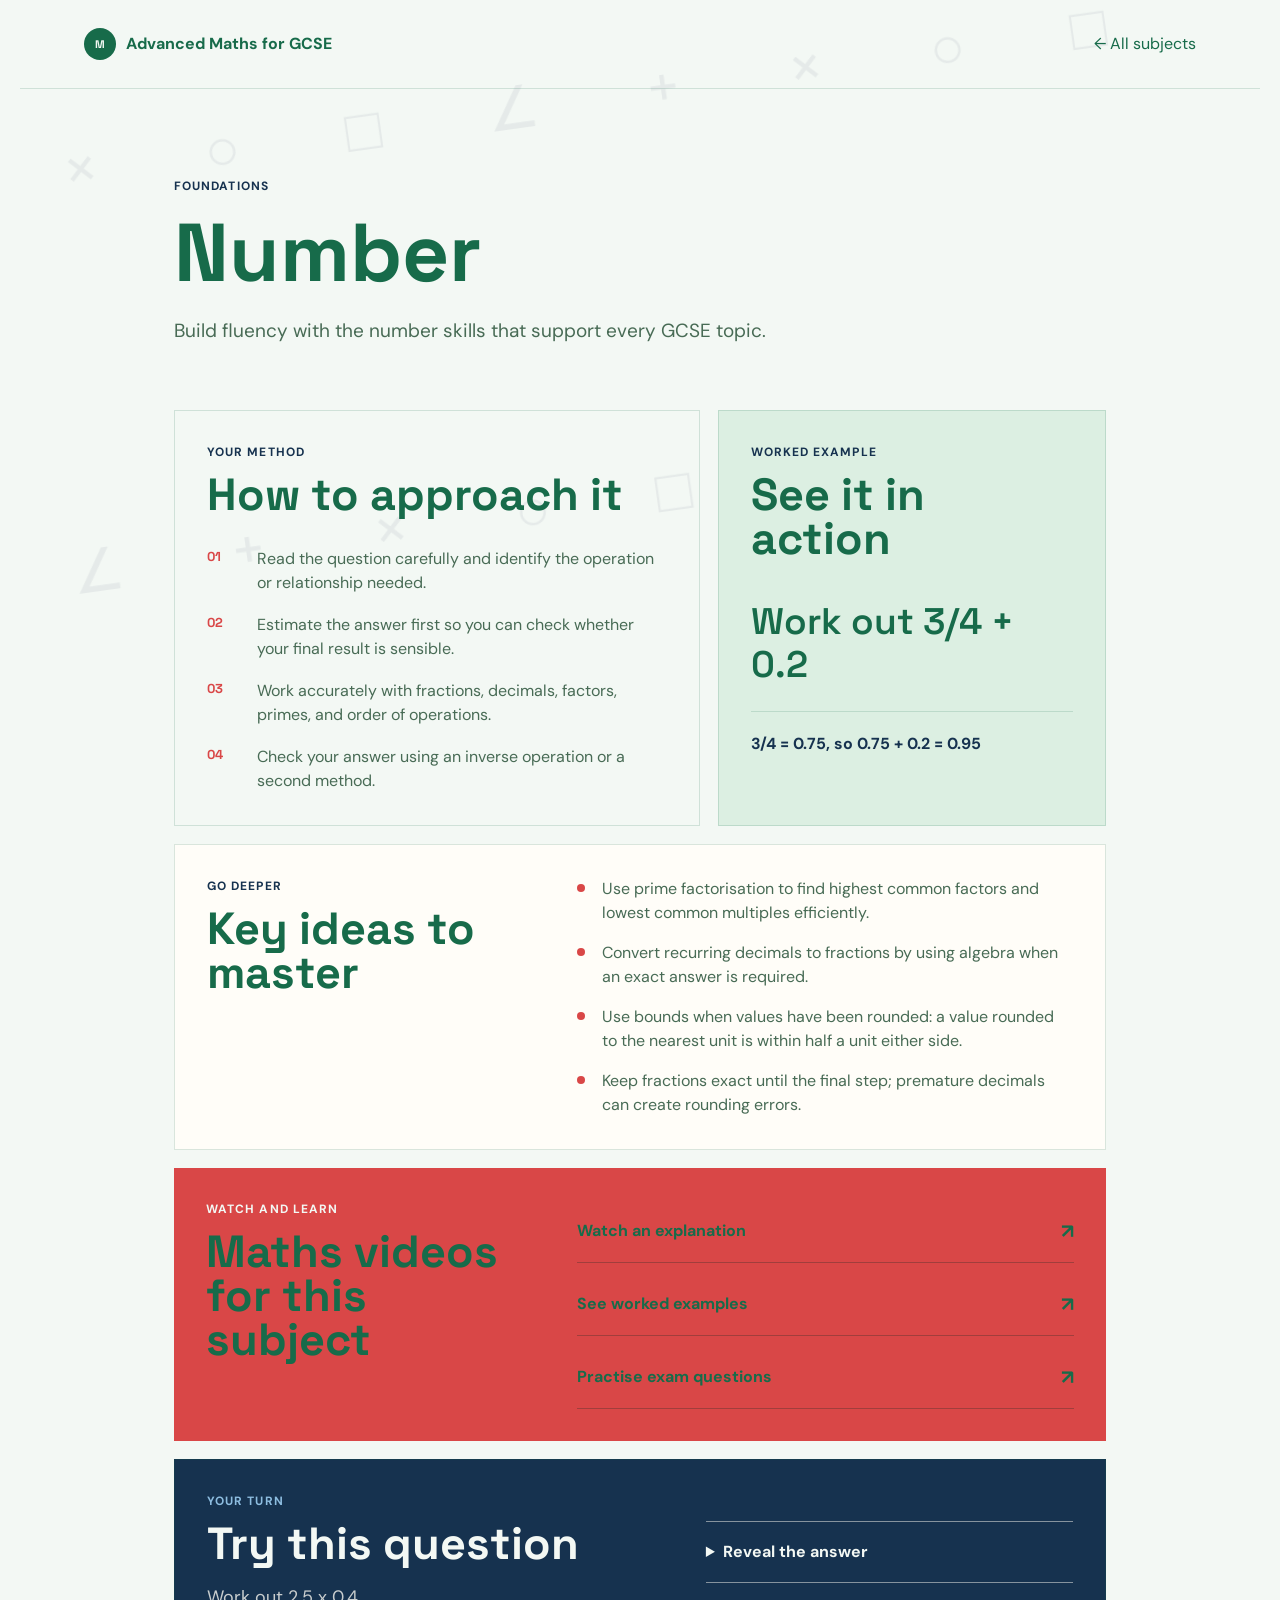
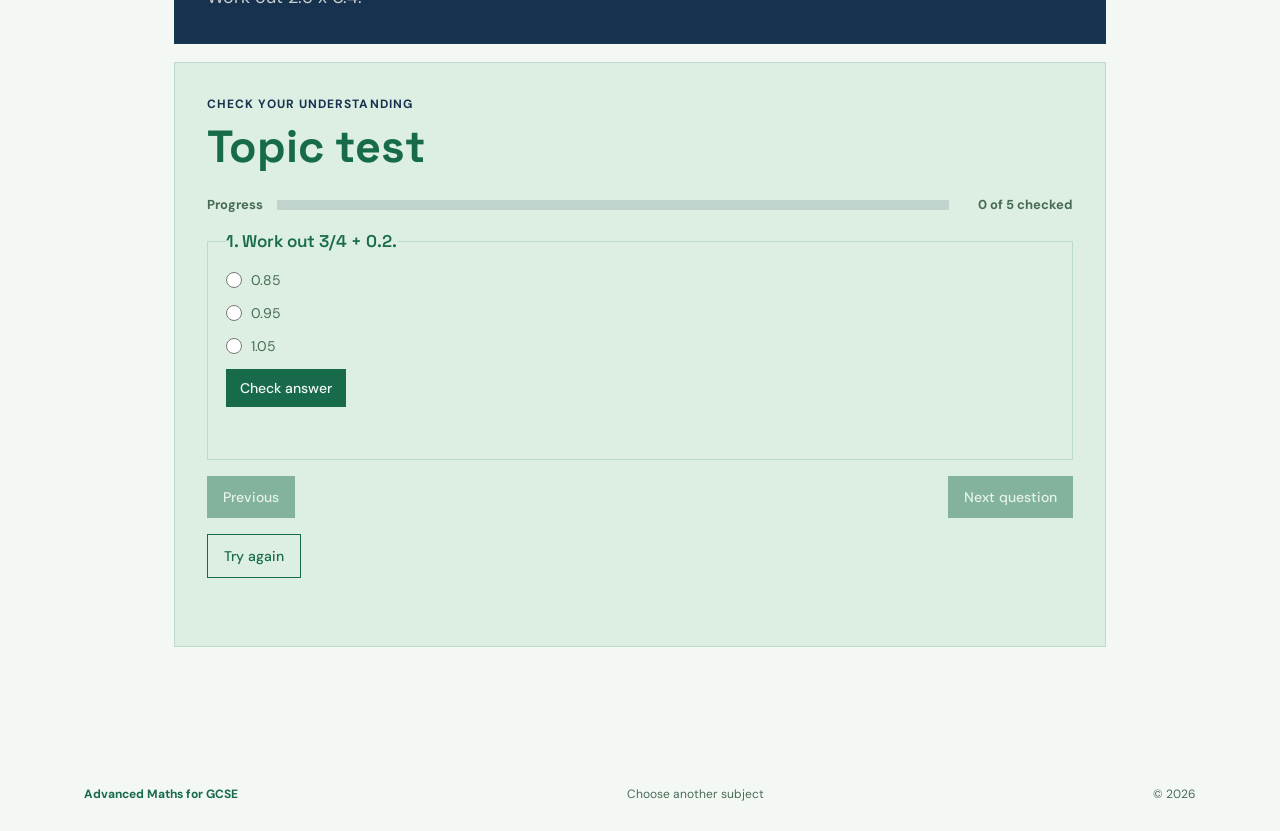
<file: learn.html>
<!doctype html>
<html lang="en-GB">
<head>
  <meta charset="UTF-8">
  <meta name="viewport" content="width=device-width, initial-scale=1.0">
  <meta name="description" content="A focused GCSE maths lesson with a method, worked example, and practice question.">
  <title>Learn Maths | Advanced Maths for GCSE</title>
  <link rel="preconnect" href="https://fonts.googleapis.com">
  <link rel="preconnect" href="https://fonts.gstatic.com" crossorigin>
  <link href="https://fonts.googleapis.com/css2?family=DM+Sans:wght@400;500;700&family=Space+Grotesk:wght@500;600;700&display=swap" rel="stylesheet">
  <link rel="stylesheet" href="style.css">
  <link rel="stylesheet" href="learn.css">
  <script src="learn.js" defer></script>
  <script src="quiz.js" defer></script>
</head>
<body class="learn-page">
  <header class="site-header learn-header">
    <a class="brand" href="index.html" aria-label="Advanced Maths for GCSE home">
      <span class="brand-mark">M</span>
      <span>Advanced Maths for GCSE</span>
    </a>
    <a class="back-link" href="subjects.html">&#8592; All subjects</a>
  </header>

  <main class="lesson-main">
    <section class="lesson-hero" aria-labelledby="lesson-title">
      <p class="eyebrow" id="lesson-category">GCSE maths</p>
      <h1 id="lesson-title">Loading lesson...</h1>
      <p id="lesson-intro"></p>
    </section>

    <div class="lesson-layout">
      <section class="lesson-panel" aria-labelledby="method-title">
        <p class="eyebrow">Your method</p>
        <h2 id="method-title">How to approach it</h2>
        <ol class="steps-list" id="steps-list"></ol>
      </section>

      <aside class="example-panel" aria-labelledby="example-title">
        <p class="eyebrow">Worked example</p>
        <h2 id="example-title">See it in action</h2>
        <p class="example-question" id="example-question"></p>
        <p class="example-answer" id="example-answer"></p>
      </aside>
    </div>

    <section class="deep-dive-panel" aria-labelledby="deep-dive-title">
      <div>
        <p class="eyebrow">Go deeper</p>
        <h2 id="deep-dive-title">Key ideas to master</h2>
      </div>
      <ul class="deep-dive-list" id="deep-dive-list"></ul>
    </section>

    <section class="video-panel" aria-labelledby="video-title">
      <div>
        <p class="eyebrow">Watch and learn</p>
        <h2 id="video-title">Maths videos for this subject</h2>
      </div>
      <div class="video-links" id="video-links"></div>
    </section>

    <section class="practice-panel" aria-labelledby="practice-title">
      <div>
        <p class="eyebrow">Your turn</p>
        <h2 id="practice-title">Try this question</h2>
        <p id="practice-question"></p>
      </div>
      <details>
        <summary>Reveal the answer</summary>
        <p id="practice-answer"></p>
      </details>
    </section>

    <section class="quiz-panel" aria-labelledby="quiz-title">
      <div class="quiz-heading">
        <p class="eyebrow">Check your understanding</p>
        <h2 id="quiz-title">Topic test</h2>
      </div>
      <form class="quiz-form" id="lesson-quiz">
        <div class="quiz-progress-row">
          <span>Progress</span>
          <progress class="quiz-progress" max="5" value="0" aria-label="Quiz progress"></progress>
          <output class="quiz-progress-text">0 of 5 answered</output>
        </div>
      </form>
    </section>
  </main>

  <footer class="site-footer">
    <span class="brand-footer">Advanced Maths for GCSE</span>
    <a href="subjects.html">Choose another subject</a>
    <span>&copy; 2026</span>
  </footer>
</body>
</html>
</file>
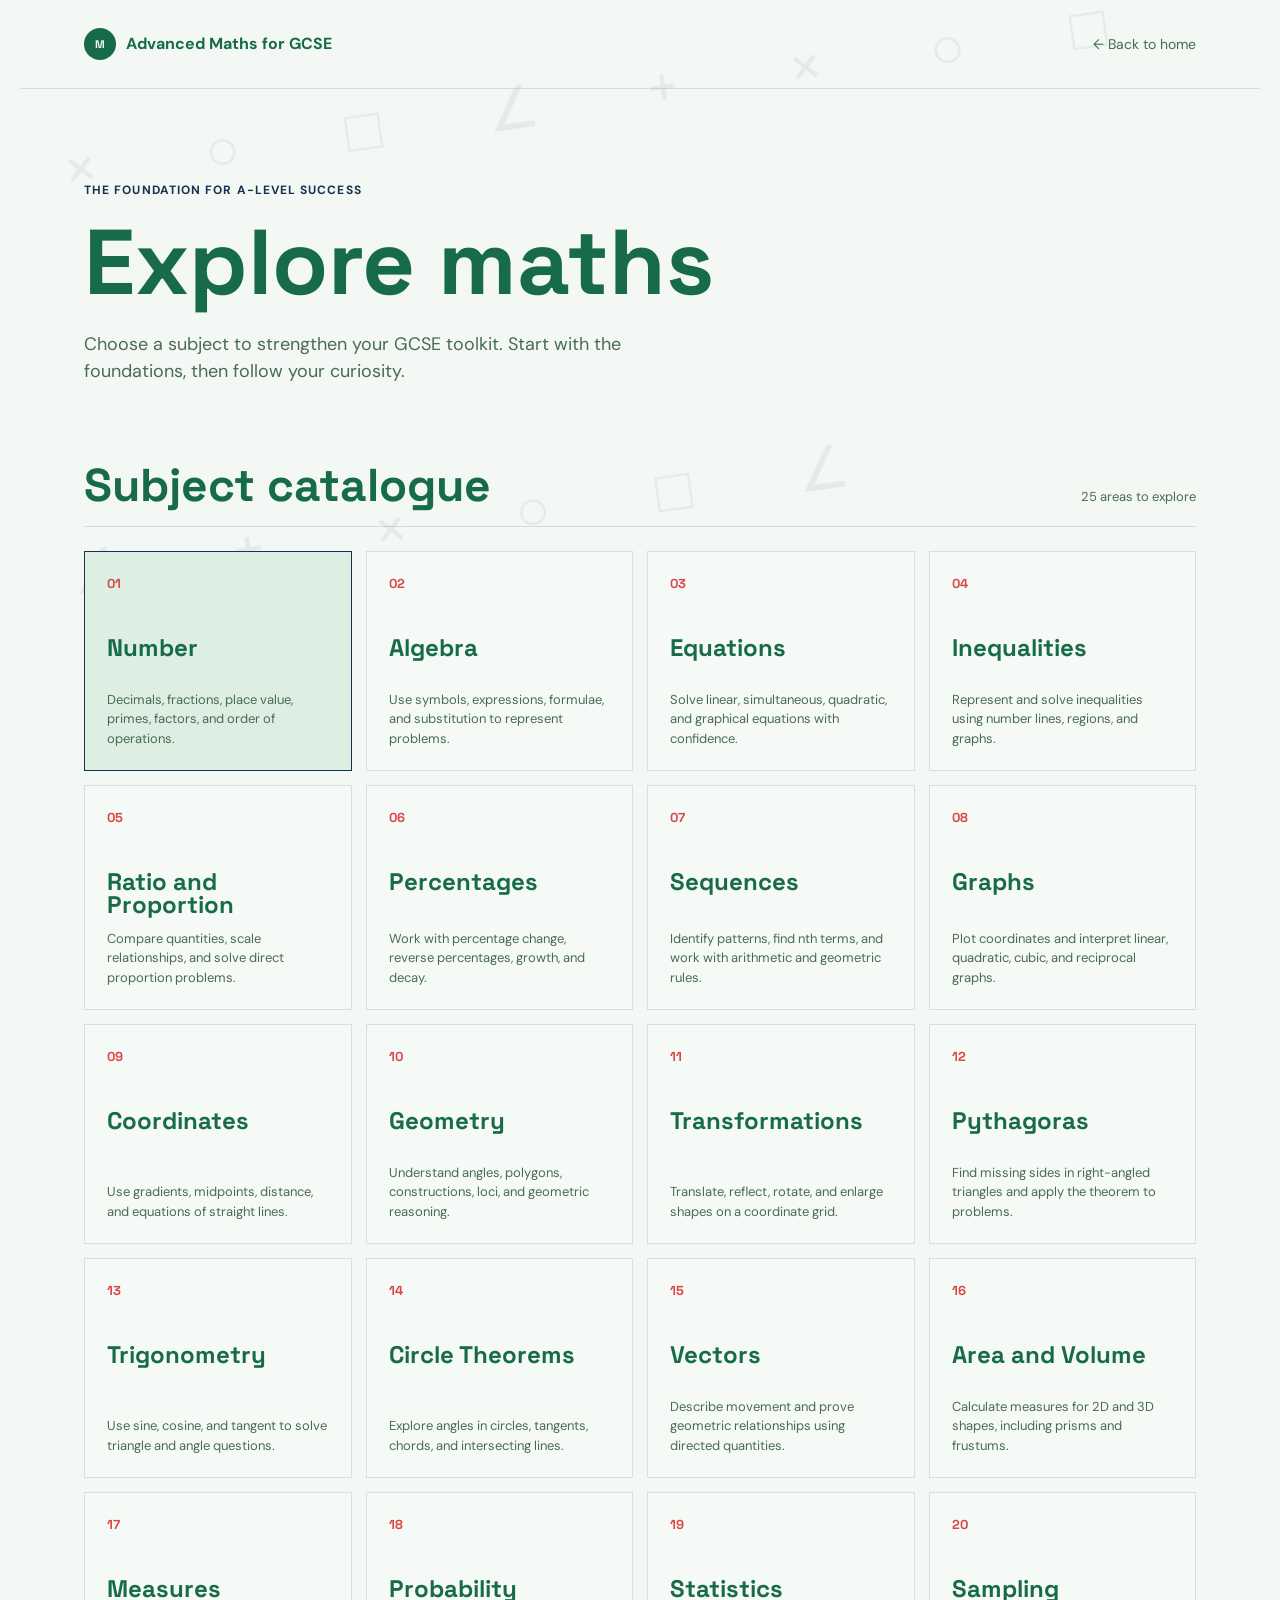
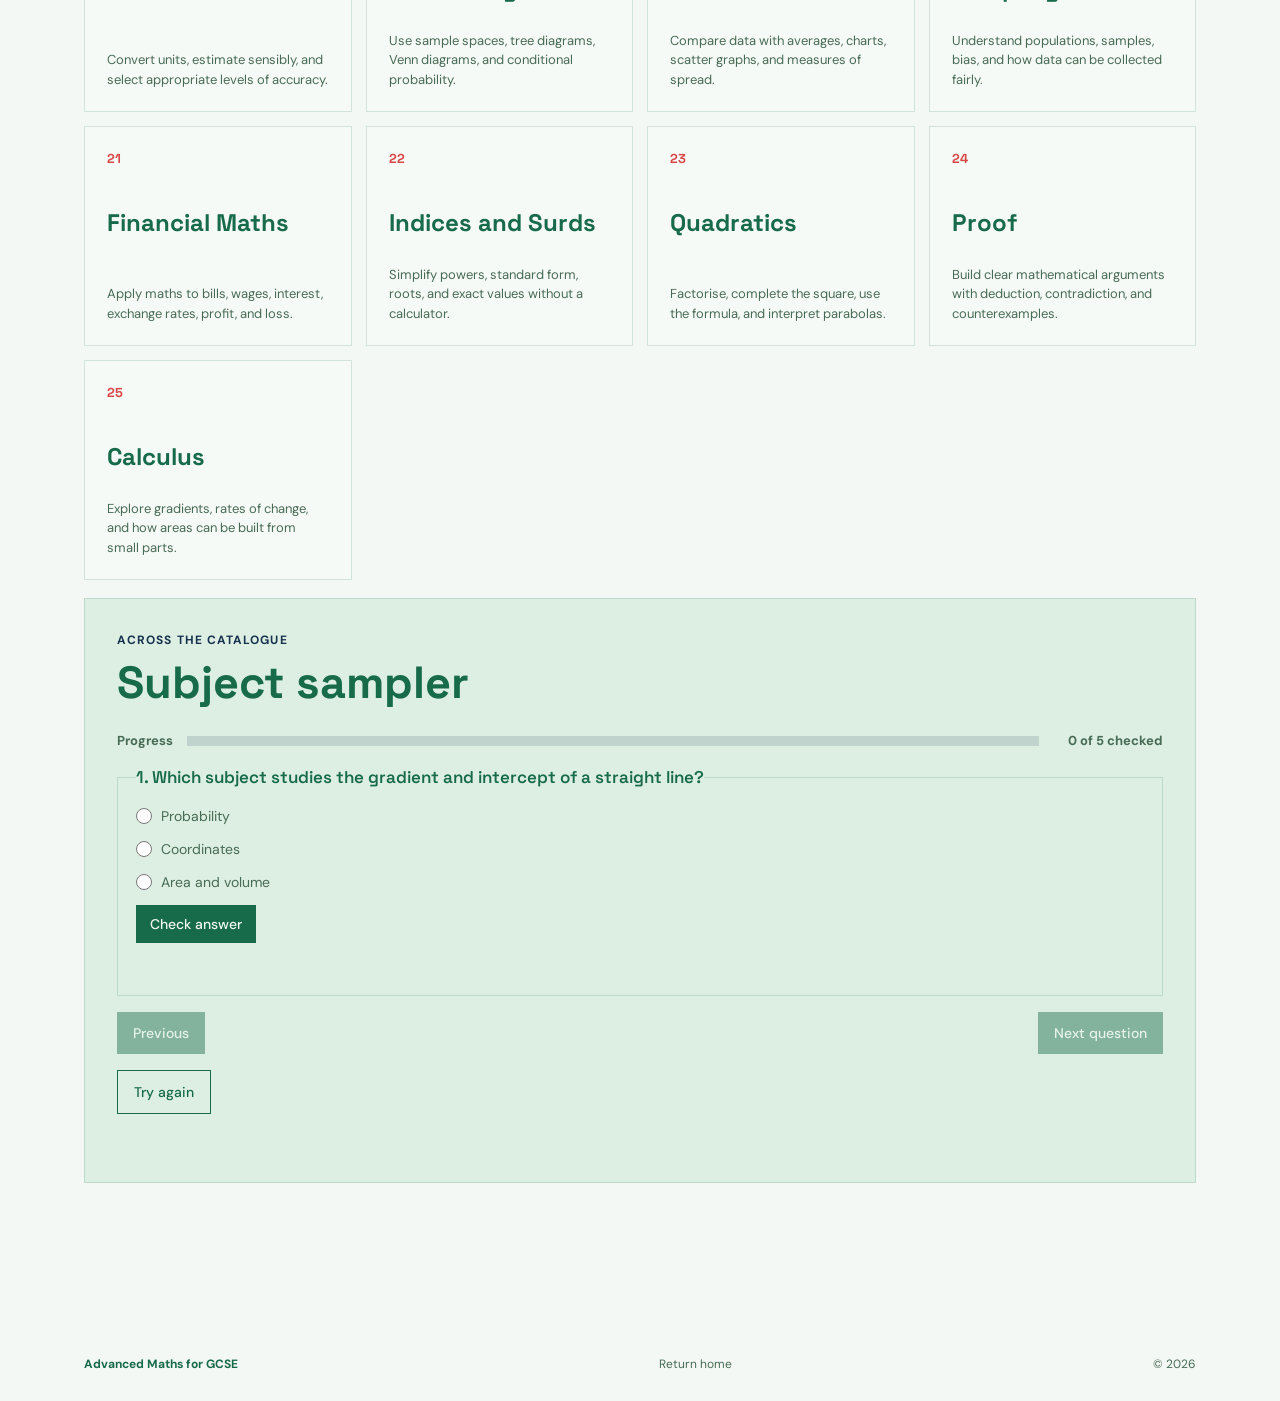
<file: subjects.html>
<!doctype html>
<html lang="en-GB">
<head>
  <meta charset="UTF-8">
  <meta name="viewport" content="width=device-width, initial-scale=1.0">
  <meta name="description" content="Explore a broad GCSE maths subject catalogue, from number and algebra to statistics and vectors.">
  <title>Maths Subjects | Advanced Maths for GCSE</title>
  <link rel="preconnect" href="https://fonts.googleapis.com">
  <link rel="preconnect" href="https://fonts.gstatic.com" crossorigin>
  <link href="https://fonts.googleapis.com/css2?family=DM+Sans:wght@400;500;700&family=Space+Grotesk:wght@500;600;700&display=swap" rel="stylesheet">
  <link rel="stylesheet" href="style.css">
  <link rel="stylesheet" href="subjects.css">
  <script src="quiz.js" defer></script>
</head>
<body class="subjects-page">
  <header class="site-header catalog-header">
    <a class="brand" href="index.html" aria-label="Advanced Maths for GCSE home">
      <span class="brand-mark">M</span>
      <span>Advanced Maths for GCSE</span>
    </a>
    <a class="back-link" href="index.html">&#8592; Back to home</a>
  </header>

  <main class="catalog-main">
    <section class="catalog-intro" aria-labelledby="catalog-title">
      <p class="eyebrow">The Foundation for A-Level Success</p>
      <h1 id="catalog-title">Explore maths</h1>
      <p>Choose a subject to strengthen your GCSE toolkit. Start with the foundations, then follow your curiosity.</p>
    </section>

    <section aria-labelledby="subjects-title">
      <div class="catalog-heading">
        <h2 id="subjects-title">Subject catalogue</h2>
        <span>25 areas to explore</span>
      </div>
      <div class="subject-grid">
        <a class="subject-card subject-card-featured" href="learn.html?topic=number">
          <span class="subject-index">01</span>
          <h3>Number</h3>
          <p>Decimals, fractions, place value, primes, factors, and order of operations.</p>
        </a>
        <a class="subject-card" href="learn.html?topic=algebra">
          <span class="subject-index">02</span>
          <h3>Algebra</h3>
          <p>Use symbols, expressions, formulae, and substitution to represent problems.</p>
        </a>
        <a class="subject-card" href="learn.html?topic=equations">
          <span class="subject-index">03</span>
          <h3>Equations</h3>
          <p>Solve linear, simultaneous, quadratic, and graphical equations with confidence.</p>
        </a>
        <a class="subject-card" href="learn.html?topic=inequalities">
          <span class="subject-index">04</span>
          <h3>Inequalities</h3>
          <p>Represent and solve inequalities using number lines, regions, and graphs.</p>
        </a>
        <a class="subject-card" href="learn.html?topic=ratio">
          <span class="subject-index">05</span>
          <h3>Ratio and Proportion</h3>
          <p>Compare quantities, scale relationships, and solve direct proportion problems.</p>
        </a>
        <a class="subject-card" href="learn.html?topic=percentages">
          <span class="subject-index">06</span>
          <h3>Percentages</h3>
          <p>Work with percentage change, reverse percentages, growth, and decay.</p>
        </a>
        <a class="subject-card" href="learn.html?topic=sequences">
          <span class="subject-index">07</span>
          <h3>Sequences</h3>
          <p>Identify patterns, find nth terms, and work with arithmetic and geometric rules.</p>
        </a>
        <a class="subject-card" href="learn.html?topic=graphs">
          <span class="subject-index">08</span>
          <h3>Graphs</h3>
          <p>Plot coordinates and interpret linear, quadratic, cubic, and reciprocal graphs.</p>
        </a>
        <a class="subject-card" href="learn.html?topic=coordinates">
          <span class="subject-index">09</span>
          <h3>Coordinates</h3>
          <p>Use gradients, midpoints, distance, and equations of straight lines.</p>
        </a>
        <a class="subject-card" href="learn.html?topic=geometry">
          <span class="subject-index">10</span>
          <h3>Geometry</h3>
          <p>Understand angles, polygons, constructions, loci, and geometric reasoning.</p>
        </a>
        <a class="subject-card" href="learn.html?topic=transformations">
          <span class="subject-index">11</span>
          <h3>Transformations</h3>
          <p>Translate, reflect, rotate, and enlarge shapes on a coordinate grid.</p>
        </a>
        <a class="subject-card" href="learn.html?topic=pythagoras">
          <span class="subject-index">12</span>
          <h3>Pythagoras</h3>
          <p>Find missing sides in right-angled triangles and apply the theorem to problems.</p>
        </a>
        <a class="subject-card" href="learn.html?topic=trigonometry">
          <span class="subject-index">13</span>
          <h3>Trigonometry</h3>
          <p>Use sine, cosine, and tangent to solve triangle and angle questions.</p>
        </a>
        <a class="subject-card" href="learn.html?topic=circle-theorems">
          <span class="subject-index">14</span>
          <h3>Circle Theorems</h3>
          <p>Explore angles in circles, tangents, chords, and intersecting lines.</p>
        </a>
        <a class="subject-card" href="learn.html?topic=vectors">
          <span class="subject-index">15</span>
          <h3>Vectors</h3>
          <p>Describe movement and prove geometric relationships using directed quantities.</p>
        </a>
        <a class="subject-card" href="learn.html?topic=area-volume">
          <span class="subject-index">16</span>
          <h3>Area and Volume</h3>
          <p>Calculate measures for 2D and 3D shapes, including prisms and frustums.</p>
        </a>
        <a class="subject-card" href="learn.html?topic=measures">
          <span class="subject-index">17</span>
          <h3>Measures</h3>
          <p>Convert units, estimate sensibly, and select appropriate levels of accuracy.</p>
        </a>
        <a class="subject-card" href="learn.html?topic=probability">
          <span class="subject-index">18</span>
          <h3>Probability</h3>
          <p>Use sample spaces, tree diagrams, Venn diagrams, and conditional probability.</p>
        </a>
        <a class="subject-card" href="learn.html?topic=statistics">
          <span class="subject-index">19</span>
          <h3>Statistics</h3>
          <p>Compare data with averages, charts, scatter graphs, and measures of spread.</p>
        </a>
        <a class="subject-card" href="learn.html?topic=sampling">
          <span class="subject-index">20</span>
          <h3>Sampling</h3>
          <p>Understand populations, samples, bias, and how data can be collected fairly.</p>
        </a>
        <a class="subject-card" href="learn.html?topic=financial-maths">
          <span class="subject-index">21</span>
          <h3>Financial Maths</h3>
          <p>Apply maths to bills, wages, interest, exchange rates, profit, and loss.</p>
        </a>
        <a class="subject-card" href="learn.html?topic=indices">
          <span class="subject-index">22</span>
          <h3>Indices and Surds</h3>
          <p>Simplify powers, standard form, roots, and exact values without a calculator.</p>
        </a>
        <a class="subject-card" href="learn.html?topic=quadratics">
          <span class="subject-index">23</span>
          <h3>Quadratics</h3>
          <p>Factorise, complete the square, use the formula, and interpret parabolas.</p>
        </a>
        <a class="subject-card" href="learn.html?topic=proof">
          <span class="subject-index">24</span>
          <h3>Proof</h3>
          <p>Build clear mathematical arguments with deduction, contradiction, and counterexamples.</p>
        </a>
        <a class="subject-card" href="learn.html?topic=calculus">
          <span class="subject-index">25</span>
          <h3>Calculus</h3>
          <p>Explore gradients, rates of change, and how areas can be built from small parts.</p>
        </a>
      </div>
    </section>

    <section class="quiz-panel page-quiz" aria-labelledby="quiz-title">
      <div class="quiz-heading">
        <p class="eyebrow">Across the catalogue</p>
        <h2 id="quiz-title">Subject sampler</h2>
      </div>
      <form class="quiz-form" data-quiz>
        <div class="quiz-progress-row">
          <span>Progress</span>
          <progress class="quiz-progress" max="5" value="0" aria-label="Quiz progress"></progress>
          <output class="quiz-progress-text">0 of 5 answered</output>
        </div>
        <fieldset class="quiz-question" data-answer="gradient">
          <legend>1. Which subject studies the gradient and intercept of a straight line?</legend>
          <label><input type="radio" name="subjects-q1" value="probability" required> Probability</label>
          <label><input type="radio" name="subjects-q1" value="gradient"> Coordinates</label>
          <label><input type="radio" name="subjects-q1" value="volume"> Area and volume</label>
        </fieldset>
        <fieldset class="quiz-question" data-answer="median">
          <legend>2. Which average is the middle value when data is put in order?</legend>
          <label><input type="radio" name="subjects-q2" value="mean" required> Mean</label>
          <label><input type="radio" name="subjects-q2" value="median"> Median</label>
          <label><input type="radio" name="subjects-q2" value="range"> Range</label>
        </fieldset>
        <fieldset class="quiz-question" data-answer="1/2">
          <legend>3. What is the chance of getting heads on a fair coin?</legend>
          <label><input type="radio" name="subjects-q3" value="1/4" required> 1/4</label>
          <label><input type="radio" name="subjects-q3" value="1/2"> 1/2</label>
          <label><input type="radio" name="subjects-q3" value="1"> 1</label>
        </fieldset>
        <fieldset class="quiz-question" data-answer="6">
          <legend>4. Solve 3x = 18.</legend>
          <label><input type="radio" name="subjects-q4" value="5" required> x = 5</label>
          <label><input type="radio" name="subjects-q4" value="6"> x = 6</label>
          <label><input type="radio" name="subjects-q4" value="21"> x = 21</label>
        </fieldset>
        <fieldset class="quiz-question" data-answer="12">
          <legend>5. Share 48 in the ratio 1:3. What is the smaller share?</legend>
          <label><input type="radio" name="subjects-q5" value="8" required> 8</label>
          <label><input type="radio" name="subjects-q5" value="12"> 12</label>
          <label><input type="radio" name="subjects-q5" value="36"> 36</label>
        </fieldset>
        <div class="quiz-actions">
          <button type="submit">Check answers</button>
          <button class="quiz-reset" type="reset">Try again</button>
          <p class="quiz-result" role="status" aria-live="polite"></p>
        </div>
      </form>
    </section>
  </main>

  <footer class="site-footer">
    <span class="brand-footer">Advanced Maths for GCSE</span>
    <a href="index.html">Return home</a>
    <span>&copy; 2026</span>
  </footer>
</body>
</html>
</file>
<file: style.css>
:root {
  --ink: #176b4a;
  --muted: #486b55;
  --paper: #f3f8f4;
  --cream: #dcefe2;
  --sage: #8dbde0;
  --deep-sage: #16324f;
  --coral: #d94747;
  --line: rgba(23, 107, 74, 0.16);
  --display: "Space Grotesk", "Trebuchet MS", sans-serif;
  --body: "DM Sans", "Segoe UI", sans-serif;
}

* { box-sizing: border-box; }
html { scroll-behavior: smooth; }
body {
  margin: 0;
  color: var(--ink);
  background: var(--paper);
  font-family: var(--body);
  font-size: 16px;
  line-height: 1.5;
}
body::before {
  position: fixed;
  z-index: 0;
  inset: 0;
  overflow: hidden;
  padding: 54px 4vw;
  color: rgba(120, 130, 142, 0.11);
  content: "\002B     \00D7     \25CB     \25A1     \2220     \002B     \00D7     \25CB     \25A1\A\A     \2220     \002B     \00D7     \25CB     \25A1     \2220\A\A\A \00D7     \25CB     \25A1     \2220     \002B     \00D7     \25CB";
  font-family: var(--display);
  font-size: clamp(24px, 4vw, 54px);
  letter-spacing: 0.16em;
  line-height: 3.4;
  pointer-events: none;
  transform: rotate(-8deg) scale(1.15);
  white-space: pre;
}
body > * { position: relative; z-index: 1; }
a { color: inherit; text-decoration: none; }
.site-header, main, .site-footer { max-width: 1240px; margin: 0 auto; padding-left: 5vw; padding-right: 5vw; }
.site-header {
  display: flex;
  align-items: center;
  justify-content: space-between;
  padding-top: 28px;
  padding-bottom: 28px;
}
.brand { display: flex; align-items: center; gap: 10px; font-weight: 700; }
.brand-mark {
  display: grid;
  width: 32px;
  height: 32px;
  place-items: center;
  border-radius: 50%;
  color: var(--paper);
  background: var(--ink);
  font-family: var(--display);
  font-size: 11px;
  letter-spacing: 0;
}
nav { display: flex; align-items: center; gap: 30px; font-size: 14px; }
nav a:not(.nav-button) { color: var(--muted); }
nav a:not(.nav-button):hover, .text-link:hover { color: var(--coral); }
.nav-button, .primary-button, button {
  border: 0;
  border-radius: 2px;
  color: var(--paper);
  background: var(--ink);
  cursor: pointer;
  font: 500 14px var(--body);
  transition: transform 180ms ease, background 180ms ease;
}
.nav-button { padding: 11px 17px; }
.nav-button:hover, .primary-button:hover, button:hover { transform: translateY(-2px); background: var(--deep-sage); }
.hero {
  display: grid;
  grid-template-columns: minmax(0, 0.94fr) minmax(390px, 1.06fr);
  align-items: center;
  gap: 8vw;
  min-height: 570px;
  padding-top: 56px;
  padding-bottom: 84px;
}
.eyebrow, .note-tag, .issue-count, .art-caption {
  margin: 0;
  color: var(--deep-sage);
  font-size: 12px;
  font-weight: 700;
  letter-spacing: 0.09em;
  text-transform: uppercase;
}
h1, h2, h3 { margin: 0; font-family: var(--display); letter-spacing: 0; line-height: 0.98; }
h1 { max-width: 590px; margin-top: 21px; font-size: clamp(52px, 7vw, 94px); }
.hero-subtitle { margin-top: 16px; color: var(--deep-sage); font-size: clamp(24px, 3vw, 38px); }
.hero-text { max-width: 440px; margin: 30px 0 34px; color: var(--muted); font-size: 18px; }
.primary-button { display: inline-flex; align-items: center; gap: 30px; padding: 15px 18px; }
.hero-art { position: relative; min-height: 410px; overflow: hidden; background: var(--sage); }
.math-decoration { position: absolute; color: var(--paper); font-family: var(--display); font-weight: 700; }
.decoration-plus { top: 44px; left: 12%; font-size: 44px; transform: rotate(12deg); }
.decoration-circle { top: 54px; right: 13%; width: 74px; height: 74px; border: 9px solid var(--coral); border-radius: 50%; }
.decoration-star { bottom: 64px; left: 13%; color: var(--coral); font-size: 42px; transform: rotate(-10deg); }
.equation-card { position: absolute; top: 20%; left: 15%; width: 70%; min-height: 245px; display: flex; flex-direction: column; justify-content: center; padding: 32px 38px; transform: rotate(-5deg); color: var(--ink); background: #fdfcf8; box-shadow: 20px 24px 0 rgba(32, 40, 34, 0.14); }
.equation-label, .equation-hint { color: var(--muted); font-size: 12px; font-weight: 700; letter-spacing: 0.09em; text-transform: uppercase; }
.equation-card strong { margin: 22px 0 12px; font-family: var(--display); font-size: clamp(30px, 4vw, 51px); line-height: 1; }
.question-mark { color: var(--coral); }
.equation-line { width: 76%; height: 4px; margin-bottom: 13px; background: var(--sage); }
.art-caption { position: absolute; bottom: 22px; left: 24px; color: var(--ink); }
.feature-strip {
  display: grid;
  grid-template-columns: minmax(0, 1fr) minmax(260px, 420px);
  align-items: center;
  gap: 30px;
  padding: 0 0 52px;
}
.feature-copy h2 {
  margin-top: 12px;
  font-size: clamp(28px, 3vw, 42px);
}
.mini-problem-wrap {
  display: grid;
  gap: 12px;
}
.mini-problem-card {
  margin: 0;
  padding: 0;
  border: 1px solid var(--line);
  background: rgba(255, 255, 255, 0.6);
  box-shadow: 12px 16px 0 rgba(22, 50, 79, 0.09);
}
.mini-problem-card img {
  display: block;
  width: 100%;
  height: auto;
}
.feature-note {
  margin: 0;
  color: var(--muted);
  font-size: 14px;
  line-height: 1.6;
}
.latest-section { padding-bottom: 110px; }
.section-heading { display: flex; align-items: end; justify-content: space-between; border-bottom: 1px solid var(--line); padding-bottom: 22px; }
h2 { margin-top: 12px; font-size: clamp(34px, 4vw, 53px); }
.issue-count { color: var(--muted); }
.notes-grid { display: flex; overflow-x: auto; scrollbar-color: var(--coral) var(--cream); scrollbar-width: auto; }
.note-card { flex: 0 0 33.333%; min-height: 275px; display: grid; grid-template-columns: 42px 1fr; gap: 18px; padding: 34px 26px 30px 0; border-bottom: 1px solid var(--line); }
.note-card + .note-card { padding-left: 26px; border-left: 1px solid var(--line); }
.note-number { margin: 0; color: var(--coral); font-family: var(--display); font-weight: 600; }
.note-tag { color: var(--muted); margin-bottom: 26px; }
h3 { max-width: 300px; font-size: 26px; }
.note-summary { max-width: 290px; color: var(--muted); font-size: 14px; }
.text-link { display: inline-flex; gap: 10px; margin-top: 12px; font-size: 14px; font-weight: 700; }
button { border-radius: 0; padding: 12px 0 12px 18px; color: var(--paper); background: transparent; }
button:hover { background: transparent; color: var(--coral); transform: none; }
.site-footer { display: flex; justify-content: space-between; align-items: flex-start; gap: 28px; padding-top: 28px; padding-bottom: 28px; color: var(--muted); font-size: 12px; }
.footer-branding { display: flex; flex-direction: column; gap: 10px; }
.brand-footer { color: var(--ink); font-weight: 700; }
.credits-link {
  display: inline-flex;
  align-items: center;
  justify-content: center;
  align-self: center;
  min-height: 42px;
  padding: 10px 16px;
  border: 1px solid var(--line);
  color: var(--ink);
  background: rgba(141, 189, 224, 0.12);
  font-weight: 700;
}
.about-page {
  max-width: 1200px;
  margin: 0 auto;
  padding: 52px 5vw 68px;
}
.about-hero {
  padding: 32px 0 24px;
}
.about-intro {
  max-width: 640px;
  margin-top: 18px;
  color: var(--muted);
  font-size: 18px;
}
.credits-panel {
  margin-top: 24px;
  padding: 28px 0 0;
}
.credit-grid {
  display: grid;
  grid-template-columns: repeat(auto-fit, minmax(180px, 1fr));
  gap: 18px;
  margin-top: 24px;
}
.credit-card {
  min-height: 170px;
  display: flex;
  flex-direction: column;
  justify-content: center;
  padding: 26px 22px;
  border: 1px solid var(--line);
  background: rgba(141, 189, 224, 0.08);
}
.credit-card h3 {
  margin-top: 8px;
  font-size: clamp(24px, 3vw, 32px);
}
.emotional-support {
  border-color: rgba(22, 50, 79, 0.3);
  background: rgba(22, 50, 79, 0.08);
}
.credits-link:hover { color: var(--coral); }
.quiz-panel { margin-top: 18px; padding: 32px; border: 1px solid var(--line); background: var(--cream); }
.quiz-heading { margin-bottom: 26px; }
.quiz-heading h2 { margin-top: 12px; font-size: clamp(30px, 4vw, 45px); }
.quiz-form { display: grid; grid-template-columns: repeat(3, minmax(0, 1fr)); gap: 16px; }
.quiz-progress-row { grid-column: 1 / -1; display: flex; align-items: center; gap: 14px; color: var(--muted); font-size: 13px; font-weight: 700; }
.quiz-progress { flex: 1; width: 100%; height: 10px; border: 0; border-radius: 0; accent-color: var(--deep-sage); }
.quiz-progress::-webkit-progress-bar { background: rgba(22, 50, 79, 0.14); }
.quiz-progress::-webkit-progress-value { background: var(--deep-sage); }
.quiz-progress::-moz-progress-bar { background: var(--deep-sage); }
.quiz-progress-text { min-width: 110px; text-align: right; }
.quiz-question { grid-column: 1 / -1; min-width: 0; display: grid; align-content: start; gap: 12px; margin: 0; padding: 18px; border: 1px solid var(--line); }
.quiz-question[hidden] { display: none; }
.quiz-question legend { padding: 0; font-family: var(--display); font-size: 17px; font-weight: 600; line-height: 1.25; }
.quiz-question label { display: flex; align-items: flex-start; gap: 9px; color: var(--muted); font-size: 14px; cursor: pointer; }
.quiz-question input[type="radio"] { flex: 0 0 auto; width: 16px; height: 16px; margin: 2px 0 0; padding: 0; accent-color: var(--deep-sage); }
.quiz-question[data-result="correct"] { border-color: var(--deep-sage); background: rgba(141, 189, 224, 0.18); }
.quiz-question[data-result="incorrect"] { border-color: var(--coral); background: rgba(217, 71, 71, 0.08); }
.quiz-check-answer { justify-self: start; padding: 10px 14px; color: var(--paper); background: var(--ink); }
.quiz-question-feedback { min-height: 22px; color: var(--deep-sage); font-size: 14px; font-weight: 700; }
.quiz-question[data-result="incorrect"] .quiz-question-feedback { color: var(--coral); }
.quiz-navigation { grid-column: 1 / -1; display: flex; justify-content: space-between; gap: 12px; }
.quiz-navigation button { padding: 12px 16px; color: var(--paper); background: var(--ink); }
.quiz-navigation button:disabled { opacity: 0.45; cursor: not-allowed; transform: none; }
.quiz-actions { grid-column: 1 / -1; display: flex; flex-wrap: wrap; align-items: center; gap: 12px; }
.quiz-actions button { padding: 12px 16px; color: var(--paper); background: var(--ink); }
.quiz-actions .quiz-reset { border: 1px solid var(--ink); color: var(--ink); background: transparent; }
.quiz-actions .quiz-reset:hover { color: var(--paper); background: var(--deep-sage); }
.quiz-result { flex-basis: 100%; min-height: 24px; margin: 0; color: var(--deep-sage); font-weight: 700; }
.page-quiz { margin-bottom: 34px; }
@media (max-width: 760px) {
  .site-header { padding-top: 20px; padding-bottom: 20px; }
  nav { gap: 15px; }
  nav a:not(.nav-button) { display: none; }
  .hero { display: flex; flex-direction: column; align-items: stretch; gap: 42px; min-height: auto; padding-top: 55px; padding-bottom: 80px; }
  h1 { font-size: clamp(48px, 15vw, 76px); }
  .hero-art { min-height: 330px; }
  .equation-card { left: 10%; width: 80%; padding: 28px; }
  .note-card, .note-card + .note-card { flex-basis: 85%; min-height: 0; padding: 28px 0; border-left: 0; }
  .note-card + .note-card { border-top: 1px solid var(--line); }
  .site-footer { flex-wrap: wrap; }
}
@media (max-width: 800px) {
  .quiz-form { grid-template-columns: 1fr; }
  .quiz-panel { padding: 24px; }
}
@media (max-width: 480px) {
  .quiz-progress-row { flex-wrap: wrap; gap: 8px; }
  .quiz-progress { order: 3; flex-basis: 100%; }
  .quiz-progress-text { margin-left: auto; }
}
</file>
<file: calculator.css>
.calculator-page { min-height: 100vh; display: flex; flex-direction: column; background: var(--paper); }
.calculator-header { width: 100%; border-bottom: 1px solid var(--line); }
.calculator-main { width: 100%; flex: 1; display: grid; place-items: center; padding-top: 48px; padding-bottom: 64px; }
.calculator-layout { width: min(100%, 590px); }
.calculator-heading { margin-bottom: 24px; }
.calculator-heading h1 { max-width: none; margin-top: 12px; font-size: 48px; }
.calculator { padding: 18px; border: 1px solid var(--line); background: #fffdf8; box-shadow: 12px 14px 0 rgba(22, 50, 79, 0.12); }
.calculator-display { min-height: 122px; display: flex; flex-direction: column; justify-content: flex-end; align-items: flex-end; overflow: hidden; margin-bottom: 14px; padding: 14px 16px; color: var(--paper); background: var(--deep-sage); }
.calculator-expression { width: 100%; min-height: 22px; overflow-wrap: anywhere; margin: 0; color: rgba(243, 248, 244, 0.72); font-size: 14px; text-align: right; }
.calculator-value { width: 100%; overflow-wrap: anywhere; font-family: var(--display); font-size: 42px; font-weight: 600; line-height: 1.15; text-align: right; font-variant-numeric: tabular-nums; }
.calculator-keys { display: grid; grid-template-columns: repeat(5, minmax(0, 1fr)); gap: 8px; }
.calculator-key { min-width: 0; min-height: 54px; padding: 0; border: 1px solid var(--line); color: var(--ink); background: var(--paper); font-family: var(--display); font-size: 17px; font-weight: 600; }
.calculator-key sup { font-size: 10px; }
.calculator-key:hover { transform: translateY(-2px); color: var(--ink); background: var(--cream); }
.calculator-key:focus-visible { outline: 3px solid var(--coral); outline-offset: 2px; }
.calculator-key-function, .calculator-key-constant, .calculator-key-utility { background: var(--cream); }
.calculator-key-function { font-size: 15px; }
.calculator-key-clear { color: var(--paper); background: var(--coral); }
.calculator-key-clear:hover { color: var(--paper); background: #bd3636; }
.calculator-key-mode, .calculator-key-operator { color: var(--paper); background: var(--deep-sage); }
.calculator-key-mode:hover, .calculator-key-operator:hover { color: var(--paper); background: var(--ink); }
.calculator-key-equals { color: var(--paper); background: var(--ink); }
.calculator-key-equals:hover { color: var(--paper); background: var(--deep-sage); }
.calculator-key-zero { grid-column: span 2; }
.calculator-status { min-height: 22px; margin: 12px 2px 0; color: var(--coral); font-size: 13px; font-weight: 700; }
.calculator-page .back-link { color: var(--muted); font-size: 14px; }
.calculator-page .back-link:hover, .calculator-page .site-footer a:hover { color: var(--coral); }
.calculator-footer { width: 100%; }
@media (max-width: 540px) {
  .calculator-main { align-items: start; padding-top: 36px; padding-bottom: 36px; }
  .calculator-heading h1 { font-size: 38px; }
  .calculator { padding: 10px; }
  .calculator-keys { gap: 6px; }
  .calculator-key { min-height: 48px; font-size: 15px; }
  .calculator-key-function { font-size: 13px; }
  .calculator-value { font-size: 36px; }
}
</file>
<file: history.css>
.history-page { background: var(--paper); }
.history-header { border-bottom: 1px solid var(--line); }
.history-main { max-width: 1080px; margin: 0 auto; padding: 90px 5vw 120px; }
.history-intro { max-width: 780px; margin-bottom: 100px; }
.history-intro h1 { max-width: none; margin: 18px 0 26px; font-size: clamp(50px, 8vw, 94px); }
.history-intro > p:not(.eyebrow) { max-width: 680px; margin: 0 0 34px; color: var(--muted); font-size: 19px; }
.history-jump { display: inline-flex; gap: 28px; align-items: center; padding: 14px 18px; color: var(--paper); background: var(--ink); font-size: 14px; font-weight: 700; }
.history-jump:hover { background: var(--deep-sage); }
.timeline-heading { display: grid; grid-template-columns: 1fr 0.72fr; gap: 50px; align-items: end; margin-bottom: 42px; border-bottom: 1px solid var(--line); padding-bottom: 24px; }
.timeline-heading h2 { margin: 12px 0 0; font-size: clamp(36px, 5vw, 58px); }
.timeline-heading > p { margin: 0; color: var(--muted); }
.timeline { position: relative; }
.timeline::before { position: absolute; top: 0; bottom: 0; left: 23%; width: 2px; background: var(--line); content: ''; }
.timeline-entry { display: grid; grid-template-columns: 20% 7% 1fr; gap: 20px; padding: 34px 0 54px; }
.timeline-date { padding-top: 3px; color: var(--muted); font-family: var(--display); font-size: 14px; font-weight: 600; }
.timeline-marker { z-index: 1; display: grid; width: 34px; height: 34px; place-items: center; border: 2px solid var(--deep-sage); border-radius: 50%; color: var(--paper); background: var(--deep-sage); font-family: var(--display); font-size: 11px; font-weight: 700; }
.timeline-entry-featured .timeline-marker, .timeline-entry-future .timeline-marker { border-color: var(--coral); background: var(--coral); }
.timeline-content { max-width: 630px; padding-left: 18px; }
.timeline-region { margin: 0 0 10px; color: var(--deep-sage); font-size: 12px; font-weight: 700; letter-spacing: 0.09em; text-transform: uppercase; }
.timeline-content h3 { max-width: none; margin-bottom: 16px; font-size: clamp(27px, 3vw, 38px); }
.timeline-content > p:not(.timeline-region):not(.timeline-idea) { margin: 0; color: var(--muted); }
.timeline-idea { margin: 19px 0 0; padding-left: 16px; border-left: 3px solid var(--coral); color: var(--ink); font-size: 14px; }
.timeline-idea strong { color: var(--deep-sage); }
.history-page .site-footer a { color: var(--muted); }
.history-page .site-footer a:hover { color: var(--coral); }
@media (max-width: 720px) {
  .history-main { padding-top: 62px; }
  .history-intro { margin-bottom: 72px; }
  .timeline-heading { grid-template-columns: 1fr; gap: 16px; }
  .timeline::before { left: 16px; }
  .timeline-entry { grid-template-columns: 32px 1fr; gap: 18px; padding-bottom: 45px; }
  .timeline-date { grid-column: 2; grid-row: 1; padding-top: 7px; }
  .timeline-marker { grid-column: 1; grid-row: 1 / span 2; }
  .timeline-content { grid-column: 2; grid-row: 2; padding-left: 0; }
}
</file>
<file: learn.css>
.learn-page { background: var(--paper); }
.learn-header { border-bottom: 1px solid var(--line); }
.lesson-main { max-width: 1060px; margin: 0 auto; padding: 88px 5vw 110px; }
.lesson-hero { max-width: 720px; margin-bottom: 64px; }
.lesson-hero h1 { max-width: none; margin: 18px 0 24px; font-size: clamp(48px, 7vw, 82px); }
.lesson-hero > p:last-child { max-width: 620px; margin: 0; color: var(--muted); font-size: 19px; }
.lesson-layout { display: grid; grid-template-columns: 1.15fr 0.85fr; gap: 18px; }
.lesson-panel, .example-panel, .practice-panel { border: 1px solid var(--line); padding: 32px; }
.lesson-panel h2, .example-panel h2, .practice-panel h2 { margin: 12px 0 30px; font-size: clamp(30px, 4vw, 45px); }
.steps-list { display: grid; gap: 18px; margin: 0; padding: 0; list-style: none; counter-reset: lesson-step; }
.steps-list li { display: grid; grid-template-columns: 36px 1fr; gap: 14px; align-items: start; color: var(--muted); }
.steps-list li::before { counter-increment: lesson-step; content: counter(lesson-step, decimal-leading-zero); color: var(--coral); font-family: var(--display); font-size: 13px; font-weight: 700; }
.example-panel { background: var(--cream); }
.example-question { margin: 40px 0 25px; color: var(--ink); font-family: var(--display); font-size: clamp(25px, 3vw, 37px); font-weight: 600; line-height: 1.15; }
.example-answer { margin: 0; padding-top: 20px; border-top: 1px solid var(--line); color: var(--deep-sage); font-weight: 700; white-space: pre-line; }
.deep-dive-panel { display: grid; grid-template-columns: 0.8fr 1.2fr; gap: 40px; margin-top: 18px; padding: 32px; border: 1px solid var(--line); background: #fffdf8; }
.deep-dive-panel h2 { margin: 12px 0 0; font-size: clamp(30px, 4vw, 45px); }
.deep-dive-list { display: grid; gap: 16px; margin: 0; padding: 0; list-style: none; }
.deep-dive-list li { position: relative; padding-left: 25px; color: var(--muted); }
.deep-dive-list li::before { position: absolute; top: 0.45em; left: 0; width: 8px; height: 8px; border-radius: 50%; background: var(--coral); content: ''; }
.video-panel { display: grid; grid-template-columns: 0.8fr 1.2fr; gap: 40px; margin-top: 18px; padding: 32px; background: var(--coral); color: var(--ink); }
.video-panel h2 { margin: 12px 0 0; font-size: clamp(30px, 4vw, 45px); }
.video-panel .eyebrow { color: var(--paper); }
.video-links { display: grid; gap: 10px; }
.video-link { display: flex; align-items: center; justify-content: space-between; gap: 18px; padding: 16px 0; border-bottom: 1px solid rgba(32, 40, 34, 0.3); font-weight: 700; }
.video-link::after { content: '\2197'; font-size: 20px; }
.video-link:hover { color: var(--paper); }
.practice-panel { display: grid; grid-template-columns: 1fr 0.8fr; gap: 40px; margin-top: 18px; background: var(--deep-sage); color: var(--paper); }
.practice-panel .eyebrow { color: var(--sage); }
.practice-panel h2 { margin-bottom: 0; }
.practice-panel > div > p:last-child { margin-bottom: 0; color: rgba(245, 244, 238, 0.8); font-size: 18px; }
details { align-self: center; border-top: 1px solid rgba(245, 244, 238, 0.5); border-bottom: 1px solid rgba(245, 244, 238, 0.5); }
summary { padding: 18px 0; cursor: pointer; font-weight: 700; }
details p { margin: 0; padding: 0 0 18px; color: var(--sage); }
.learn-page .site-footer a { color: var(--muted); }
.learn-page .site-footer a:hover { color: var(--coral); }
@media (max-width: 720px) {
  .lesson-main { padding-top: 62px; }
  .lesson-layout, .deep-dive-panel, .video-panel, .practice-panel { grid-template-columns: 1fr; }
  .lesson-panel, .example-panel, .practice-panel { padding: 24px; }
  .practice-panel { gap: 24px; }
}
</file>
<file: subjects.css>
.subjects-page { background: var(--paper); }
.catalog-header { border-bottom: 1px solid var(--line); }
.back-link { color: var(--muted); font-size: 14px; }
.back-link:hover { color: var(--coral); }
.catalog-main { max-width: 1240px; margin: 0 auto; padding: 92px 5vw 110px; }
.catalog-intro { max-width: 650px; margin-bottom: 78px; }
.catalog-intro h1 { max-width: none; margin: 18px 0 24px; font-size: clamp(52px, 8vw, 92px); }
.catalog-intro > p:last-child { max-width: 540px; margin: 0; color: var(--muted); font-size: 18px; }
.catalog-heading { display: flex; align-items: baseline; justify-content: space-between; gap: 20px; margin-bottom: 24px; border-bottom: 1px solid var(--line); padding-bottom: 18px; }
.catalog-heading h2 { margin: 0; font-size: clamp(30px, 4vw, 46px); }
.catalog-heading span { color: var(--muted); font-size: 13px; }
.subject-grid { display: grid; grid-template-columns: repeat(4, minmax(0, 1fr)); gap: 14px; }
.subject-card { min-height: 220px; display: flex; flex-direction: column; padding: 22px; border: 1px solid var(--line); color: var(--ink); background: rgba(255, 255, 255, 0.28); transition: border-color 180ms ease, transform 180ms ease, background 180ms ease; }
.subject-card:hover { border-color: var(--coral); background: #fffdf8; transform: translateY(-4px); }
.subject-card-featured { border-color: var(--deep-sage); background: var(--cream); }
.subject-index { margin-bottom: 42px; color: var(--coral); font-family: var(--display); font-size: 13px; font-weight: 700; }
.subject-card h3 { max-width: none; margin-bottom: 12px; font-size: 24px; }
.subject-card p { margin: 0; color: var(--muted); font-size: 13px; }
.subject-card h3 + p { margin-top: auto; }
@media (max-width: 960px) {
  .subject-grid { grid-template-columns: repeat(3, minmax(0, 1fr)); }
}
@media (max-width: 680px) {
  .catalog-header .brand span:last-child { max-width: 160px; }
  .catalog-main { padding-top: 62px; }
  .catalog-intro { margin-bottom: 58px; }
  .catalog-heading { align-items: flex-start; flex-direction: column; gap: 8px; }
  .subject-grid { grid-template-columns: repeat(2, minmax(0, 1fr)); gap: 10px; }
  .subject-card { min-height: 240px; padding: 17px; }
  .subject-index { margin-bottom: 30px; }
  .subject-card h3 { font-size: 21px; }
}
@media (max-width: 430px) {
  .subject-grid { grid-template-columns: 1fr; }
  .subject-card { min-height: 190px; }
}
</file>
